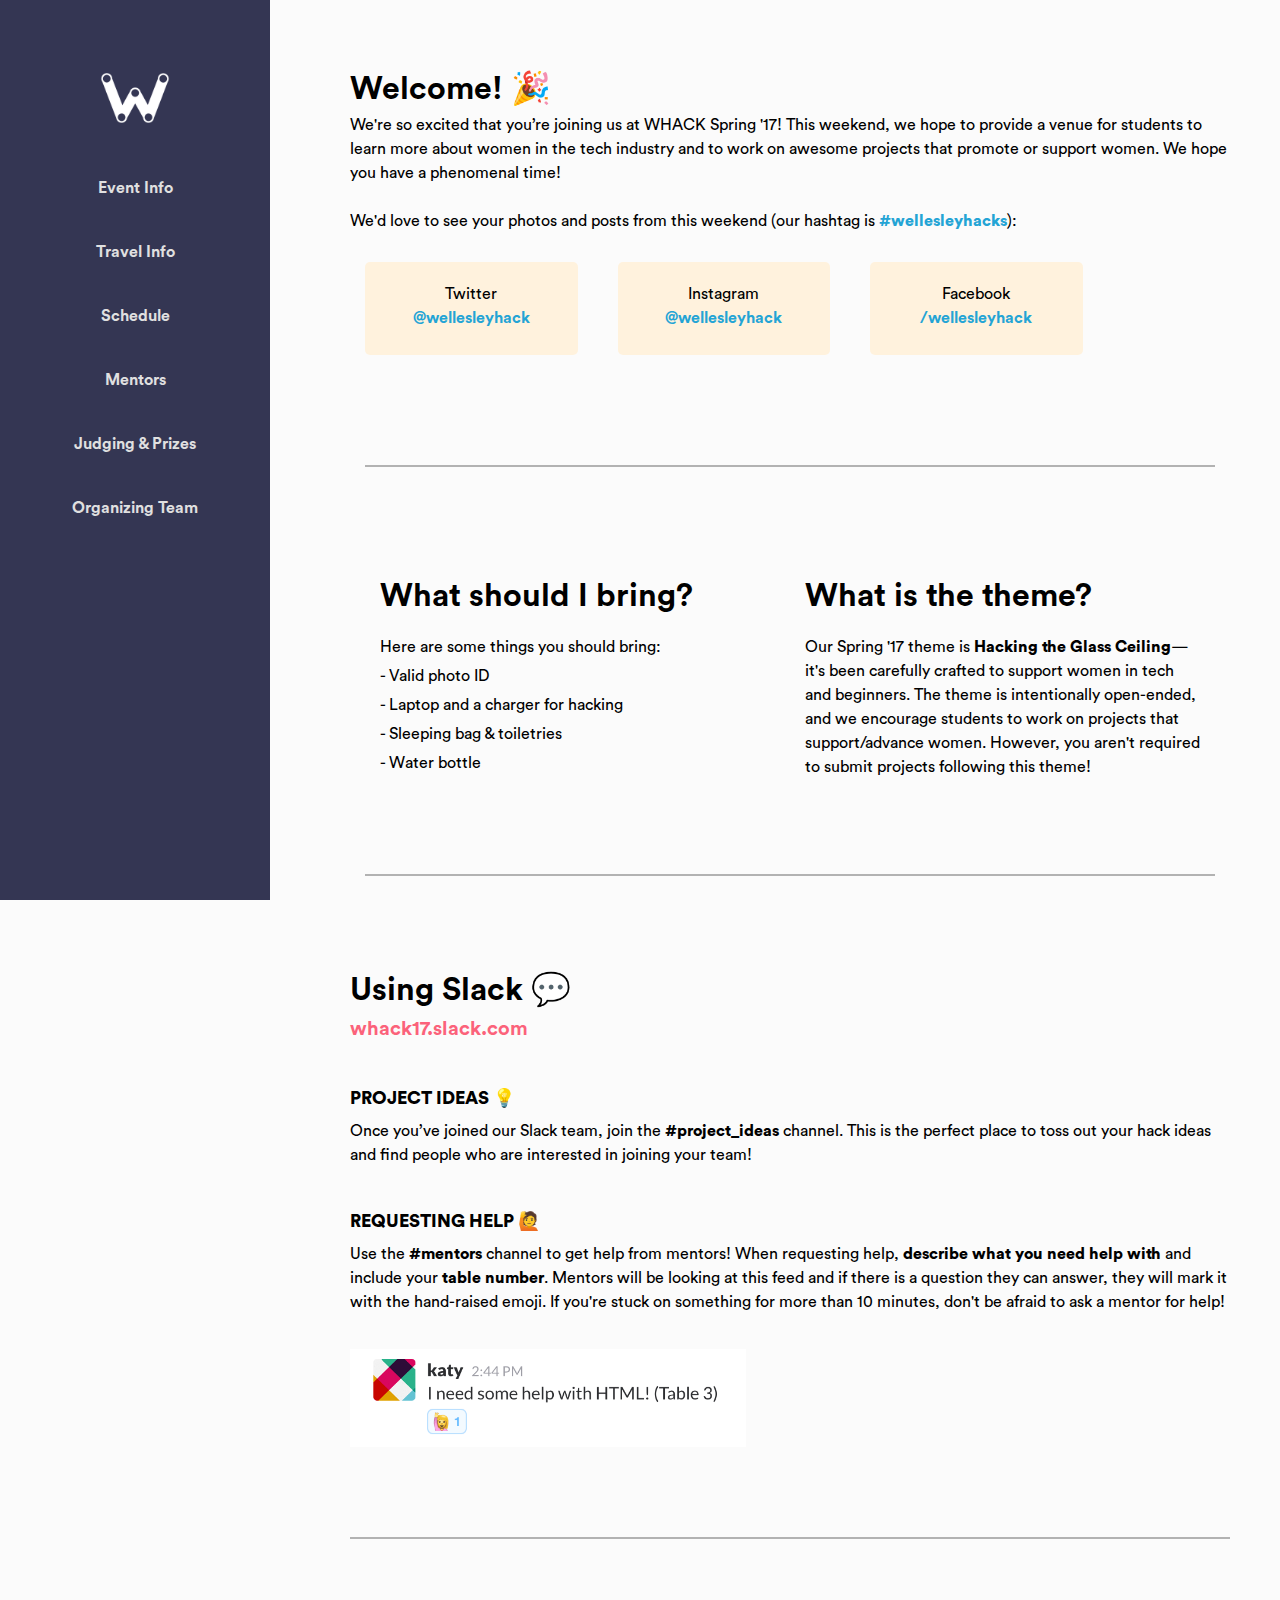
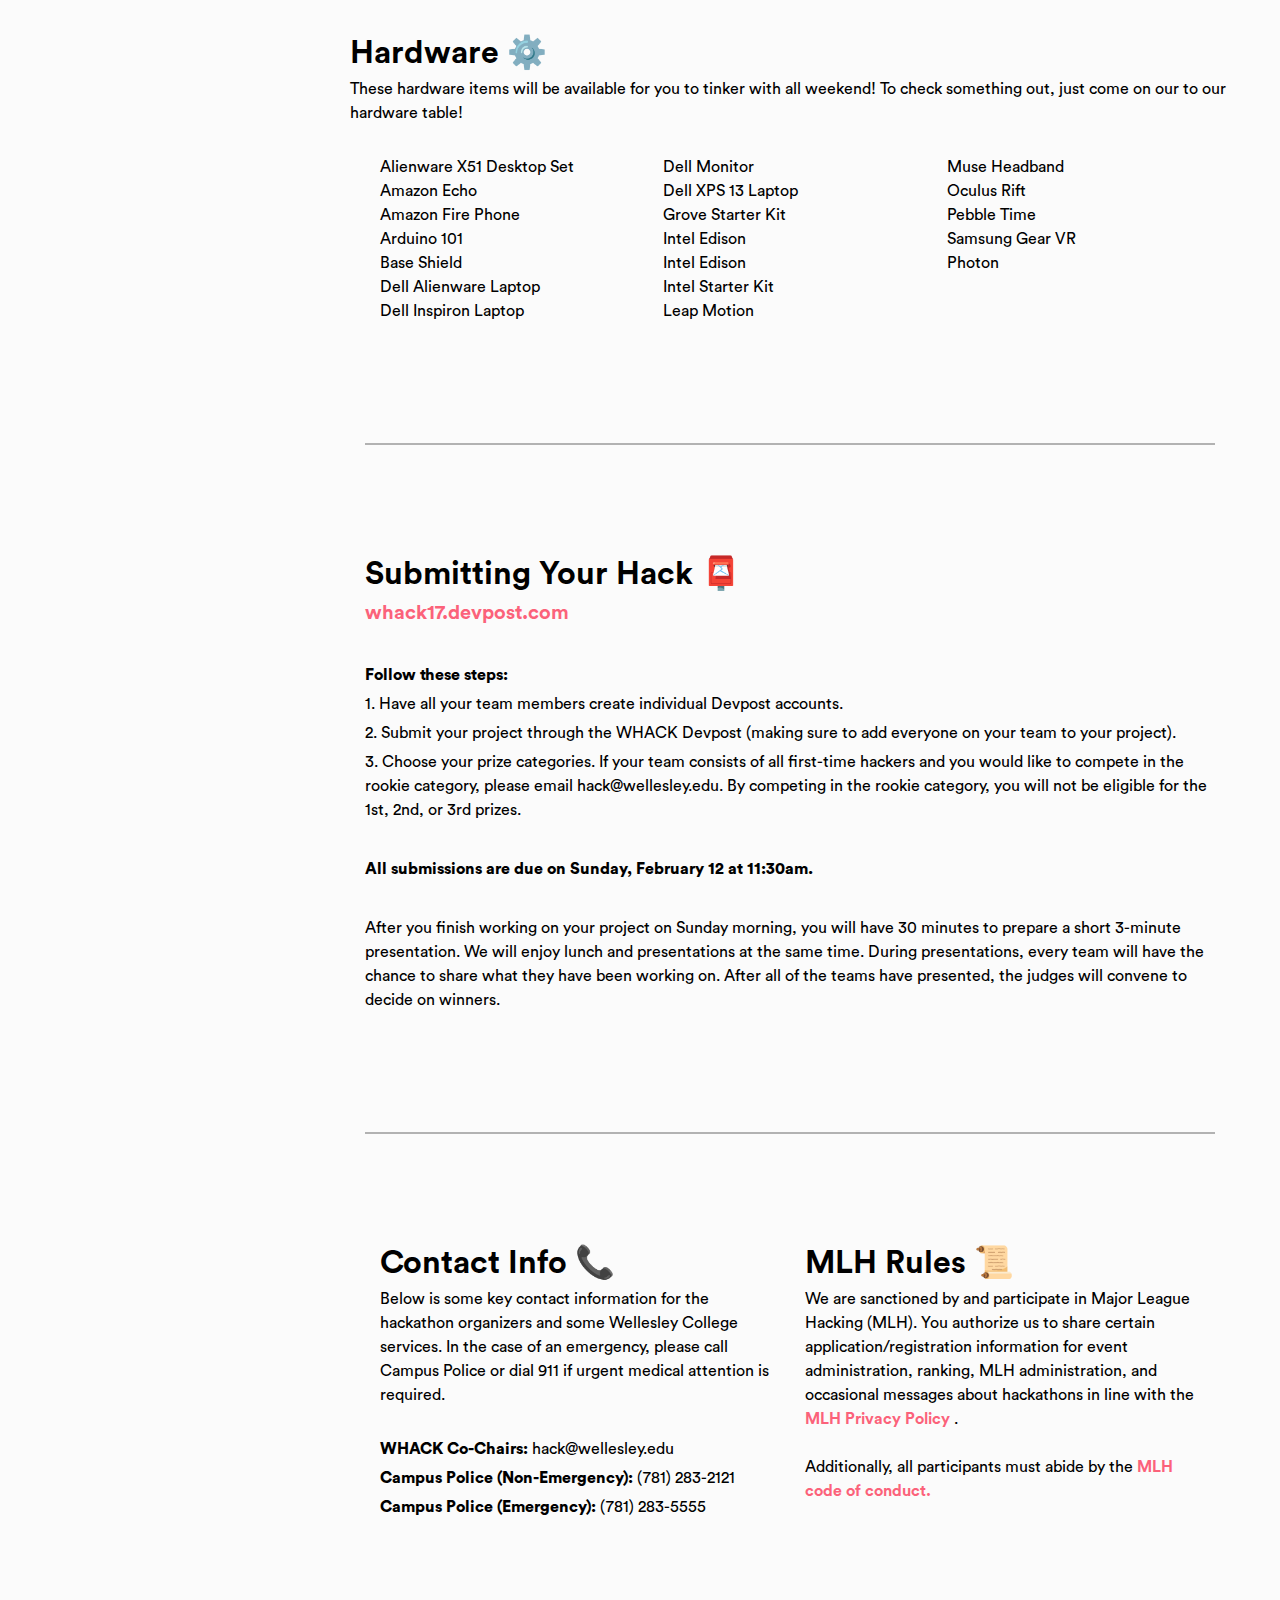
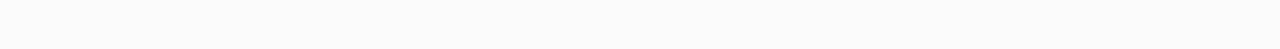
<file: dayof.html>
<!DOCTYPE html>
<html>
	<head>
		<!-- INFO -->
		<title> Day of WHACK </title>
		<link rel="icon" type="image/png" href="img/fav.png">
		<meta name="viewport" content="initial-scale=1.0,minimum-scale=1.0,maximum-scale=1.0" />
		<meta http-equiv="content-type" content="text/html; charset=utf-8" />

		<!-- STYLESHEETS -->
		<link rel="stylesheet" type="text/css" href="css/normalize.css">
		<link rel="stylesheet" type="text/css" href="css/reset.css">
    <link rel="stylesheet" type="text/css" href="css/bootstrap.min.css">
		<link rel="stylesheet" type"text/css" href="https://maxcdn.bootstrapcdn.com/font-awesome/4.7.0/css/font-awesome.min.css">
		<link rel="stylesheet" type="text/css" href="css/style.css">
		<link rel="stylesheet" type="text/css" href="css/page-home.css">
		<link rel="stylesheet" type="text/css" href="css/page-dayof.css">
	</head>

	<body>
		<div class="nav-side-menu">
			<div class="brand">
				<img src="img/logo.png" alt="whack logo" id="logo"></img>
			</div>
			<i class="fa fa-bars fa-2x toggle-btn" data-toggle="collapse" data-target="#menu-content"></i>
			<div class="menu-list">
					<ul id="menu-content" class="menu-content collapse out">
						<li><a href="dayof.html"> Event Info </a></li>
						<li><a href="travel.html"> Travel Info </a></li>
						<li><a href="schedule.html"> Schedule </a></li>
						<li><a href="mentors.html"> Mentors </a></li>
						<li><a href="judging.html"> Judging & Prizes </a></li>
						<li><a href="organizingteam.html"> Organizing Team </a></li>
					</ul>
			</div>
			</div>
			<div class="container" id="main">
				<div>
					<div class="text-group">
						<h3> Welcome! 🎉 </h3>
						<p> We're so excited that you’re joining us at WHACK Spring '17! This weekend, we hope to provide a venue for students to learn more about women in the tech industry and to work on awesome projects that promote or support women. We hope you have a phenomenal time! <br><br>
						We'd love to see your photos and posts from this weekend (our hashtag is <strong><span style="color: #24A4D5">#wellesleyhacks</span></strong>): <br><br></p>
						<div class="col-sm-12">
							<div class="col-sm-3 social">
								<p> Twitter <br><strong><a href="https://twitter.com/wellesleyhack" style="color: #24A4D5"> @wellesleyhack </a></strong></p>
							</div>
							<div class="col-sm-3 social">
								<p> Instagram <br><strong><a href="https://www.instagram.com/wellesleyhack" style="color: #24A4D5"> @wellesleyhack </a></strong><br></p>
							</div>
							<div class="col-sm-3 social">
								<p> Facebook <br><strong><a href="https://www.facebook.com/wellesleyhack" style="color: #24A4D5"> /wellesleyhack </a></strong></p>
							</div>
						</div>
					</div>
				</div>
				<div class="col-sm-12"><hr></div>
				<div class="col-sm-12">
					<div class="col-sm-12 col-md-6">
						<h3> What should I bring? </h3>
						<p> Here are some things you should bring: </p>
						<p> - Valid photo ID </p>
						<p> - Laptop and a charger for hacking </p>
						<p> - Sleeping bag & toiletries </p>
						<p> - Water bottle </p>
					</div>
					<div class="col-sm-12 col-md-6">
						<h3> What is the theme? </h3>
						<p> Our Spring '17 theme is <strong>Hacking the Glass Ceiling</strong>—it's been carefully crafted to support women in tech and beginners. The theme is intentionally open-ended, and we encourage students to work on projects that support/advance women. However, you aren't required to submit projects following this theme! </p>
					</div>
				</div>
				<div class="col-sm-12"><hr></div>
				<div>
					<div class="text-group">
						<h3 style="margin-bottom:0; padding-bottom:0"> Using Slack 💬 </h3>
						<p style="font-size: 1em"><a href="https://whack17.slack.com/shared_invite/MTM2NTk0NjkzMjgwLTE0ODYzNDg0ODctYTcwYzc2ODc1Ng"> whack17.slack.com </a></p><br>
						<h5> Project Ideas 💡 </h5>
						<p> Once you’ve joined our Slack team, join the <strong> #project_ideas </strong> channel. This is the perfect place to toss out your hack ideas and find people who are interested in joining your team! </p><br>
						<h5> Requesting Help 🙋 </h5>
						<p> Use the <strong> #mentors </strong> channel to get help from mentors! When requesting help, <strong>describe what you need help with</strong> and include your <strong>table number</strong>. Mentors will be looking at this feed and if there is a question they can answer, they will mark it with the hand-raised emoji. If you're stuck on something for more than 10 minutes, don't be afraid to ask a mentor for help! </p><br>
						<img src="img/dayof/slackticket.png" alt="help ticket" style="width: 45%"></img>
					</div>
				</div>
				<hr>
				<!-- hardware -->
				<div>
					<div class="text-group">
						<h3 style="margin-bottom:0; padding-bottom:0"> Hardware ⚙️ </h3>
						<p> These hardware items will be available for you to tinker with all weekend! To check something out, just come on our to our hardware table! </p>
					</div>
					<div class="col-sm-12">
						<div class="col-sm-4">
							<div class="text-group">
								<ul>
									<li> Alienware X51 Desktop Set </li>
									<li> Amazon Echo </li>
									<li> Amazon Fire Phone </li>
									<li> Arduino 101 </li>
									<li> Base Shield </li>
									<li> Dell Alienware Laptop </li>
									<li> Dell Inspiron Laptop </li>
								</ul>
							</div>
						</div>
						<div class="col-sm-4">
							<div class="text-group">
								<ul>
									<li> Dell Monitor </li>
									<li> Dell XPS 13 Laptop </li>
									<li> Grove Starter Kit </li>
									<li> Intel Edison </li>
									<li> Intel Edison </li>
									<li> Intel Starter Kit </li>
									<li> Leap Motion </li>
								</ul>
							</div>
						</div>
						<div class="col-sm-4">
							<div class="text-group">
								<ul>
									<li> Muse Headband</li>
									<li> Oculus Rift </li>
									<li> Pebble Time </li>
									<li> Samsung Gear VR </li>
									<li> Photon </li>
								</ul>
							</div>
						</div>
					</div>
					<div class="col-sm-12"><hr></div>
				</div>
				<!-- submitting hacks -->
				<div class="col-sm-12">
	        <div class="text-group">
	          <h3 style="margin-bottom:0; padding-bottom:0"> Submitting Your Hack 📮 </h3>
	          <p style="font-size: 1em"><a href="https://whack17.devpost.com"> whack17.devpost.com </a></p><br>
						<p><strong> Follow these steps: </strong></p>
						<p> 1. Have all your team members create individual Devpost accounts. </p>
						<p> 2. Submit your project through the WHACK Devpost (making sure to add everyone on your team to your project).</p>
						<p> 3. Choose your prize categories. If your team consists of all first-time hackers and you would like to compete in the rookie category, please email hack@wellesley.edu. By competing in the rookie category, you will not be eligible for the 1st, 2nd, or 3rd prizes.</p><br>
						<p><strong> All submissions are due on Sunday, February 12 at 11:30am. </strong></p><br>
						<p> After you finish working on your project on Sunday morning, you will have 30 minutes to prepare a short 3-minute presentation. We will enjoy lunch and presentations at the same time. During presentations, every team will have the chance to share what they have been working on. After all of the teams have presented, the judges will convene to decide on winners. </p>
	        </div>
				</div>
				<div class="col-sm-12"><hr></div>
				<!-- hardware, contact info, mlh rules -->
				<div class="col-sm-12">
					<div class="col-sm-12 col-md-6">
		        <div class="text-group">
		          <h3 style="margin-bottom:0; padding-bottom:0"> Contact Info 📞 </h3>
		          <p> Below is some key contact information for the hackathon organizers and some Wellesley College services. In the case of an emergency, please call Campus Police or dial 911 if urgent medical attention is required. </p>
		        </div>
		        <div class="text-group">
		          <p><strong> WHACK Co-Chairs: </strong> hack@wellesley.edu </p>
							<p><strong> Campus Police (Non-Emergency): </strong> (781) 283-2121 </p>
							<p><strong> Campus Police (Emergency): </strong> (781) 283-5555 </p>
		        </div>
					</div>
					<div class="col-sm-12 col-md-6">
		        <div class="text-group">
		          <h3 style="margin-bottom:0; padding-bottom:0"> MLH Rules 📜 </h3>
		          <p> We are sanctioned by and participate in Major League Hacking (MLH). You authorize us to share certain application/registration information for event administration, ranking, MLH administration, and occasional messages about hackathons in line with the <a href="https://mlh.io/privacy"> MLH Privacy Policy </a>. <br><br> Additionally, all participants must abide by the <a href="http://static.mlh.io/docs/mlh-code-of-conduct.pdf"> MLH code of conduct. </a></p>
		        </div>
					</div>
				</div>
		</div>

		<!-- SCRIPTS -->
		<script src="js/jquery.js"> </script>
		<script src="http://maxcdn.bootstrapcdn.com/bootstrap/3.2.0/js/bootstrap.min.js"></script>

 	</body>
</html>
</file>
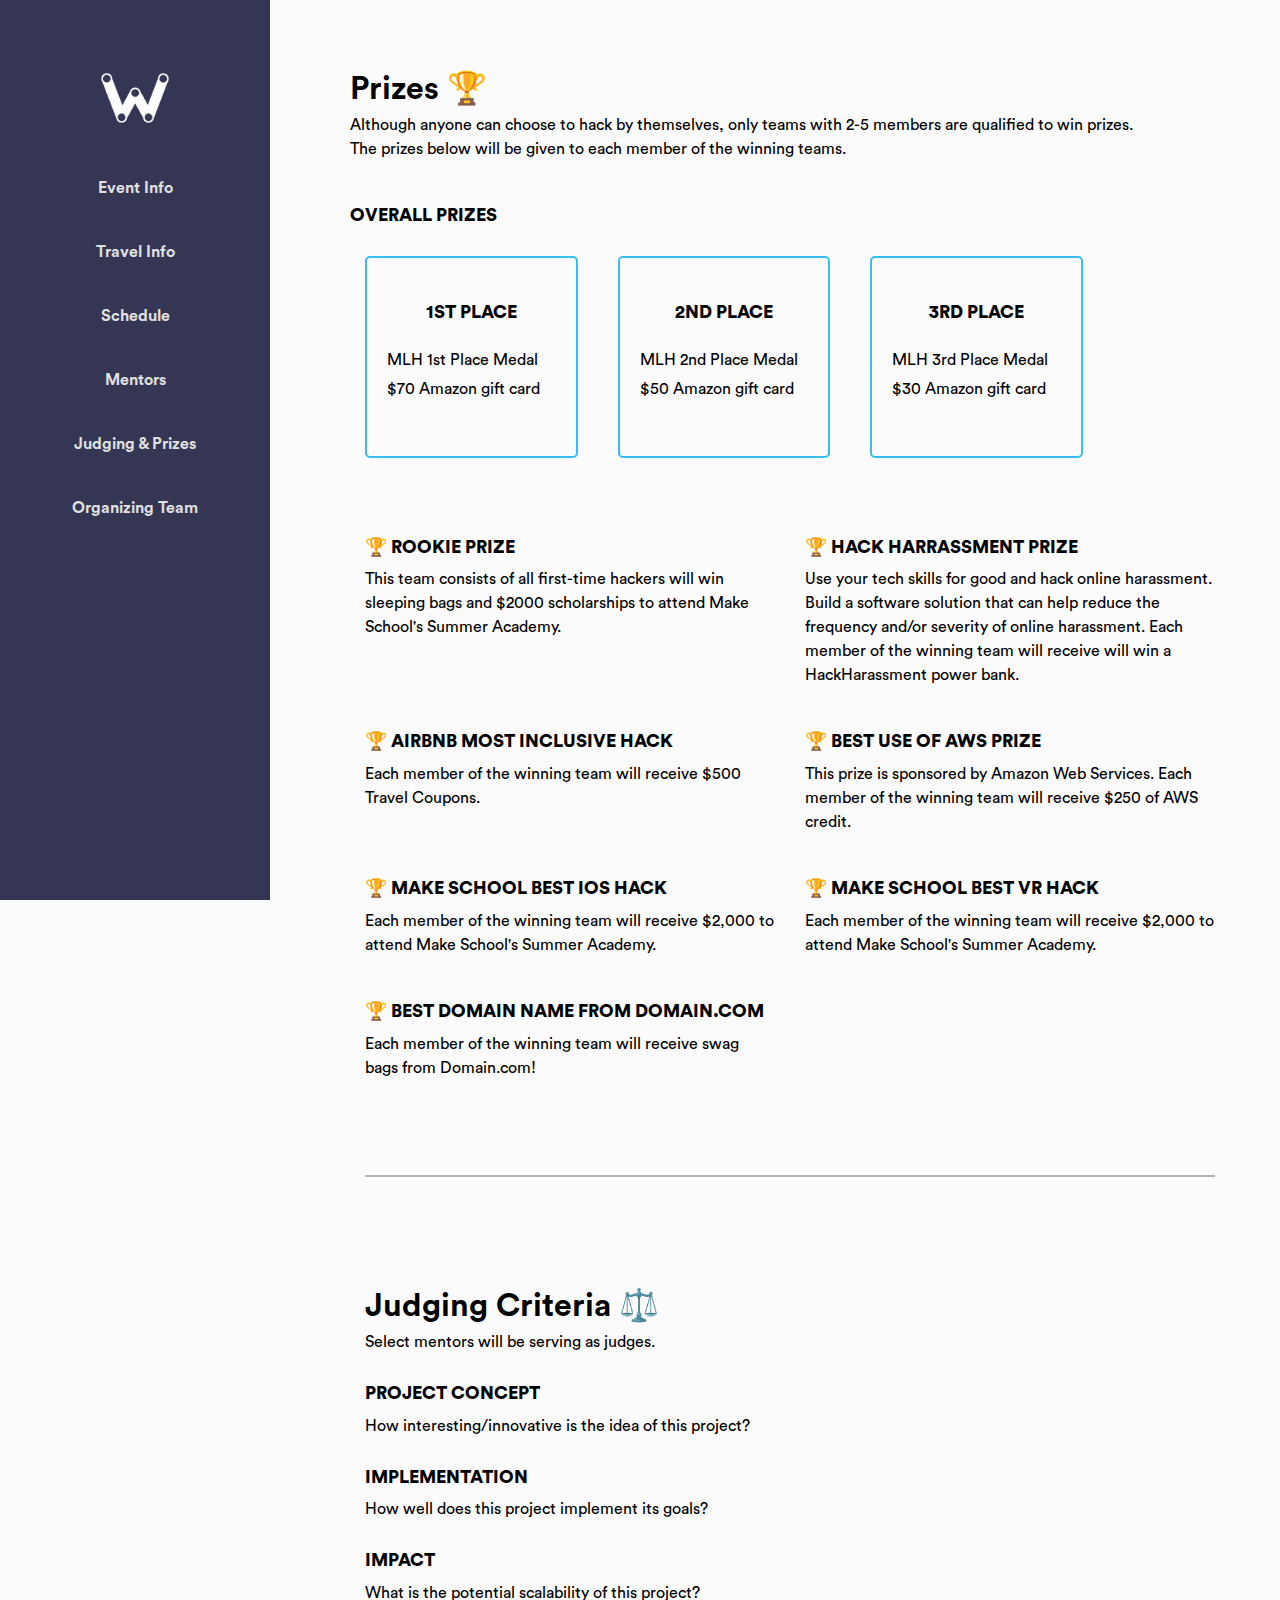
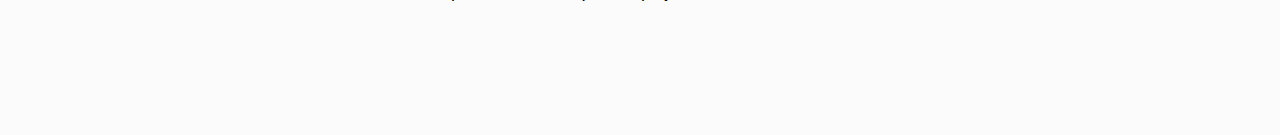
<file: judging.html>
<!DOCTYPE html>
<html>
	<head>
		<!-- INFO -->
		<title> Day of WHACK </title>
		<link rel="icon" type="image/png" href="img/fav.png">
		<meta name="viewport" content="initial-scale=1.0,minimum-scale=1.0,maximum-scale=1.0" />
		<meta http-equiv="content-type" content="text/html; charset=utf-8" />

		<!-- STYLESHEETS -->
		<link rel="stylesheet" type="text/css" href="css/normalize.css">
		<link rel="stylesheet" type="text/css" href="css/reset.css">
    <link rel="stylesheet" type="text/css" href="css/bootstrap.min.css">
		<link rel="stylesheet" type"text/css" href="https://maxcdn.bootstrapcdn.com/font-awesome/4.7.0/css/font-awesome.min.css">
		<link rel="stylesheet" type="text/css" href="css/style.css">
		<link rel="stylesheet" type="text/css" href="css/page-home.css">
		<link rel="stylesheet" type="text/css" href="css/page-dayof.css">
	</head>

	<body>
		<div class="nav-side-menu">
			<div class="brand">
				<img src="img/logo.png" alt="whack logo" id="logo"></img>
			</div>
			<i class="fa fa-bars fa-2x toggle-btn" data-toggle="collapse" data-target="#menu-content"></i>
			<div class="menu-list">
					<ul id="menu-content" class="menu-content collapse out">
						<li><a href="dayof.html"> Event Info </a></li>
						<li><a href="travel.html"> Travel Info </a></li>
						<li><a href="schedule.html"> Schedule </a></li>
						<li><a href="mentors.html"> Mentors </a></li>
						<li><a href="judging.html"> Judging & Prizes </a></li>
						<li><a href="organizingteam.html"> Organizing Team </a></li>
					</ul>
			</div>
			</div>
			<div class="container" id="main">
        <div class="text-group">
          <h3 style="margin-bottom:0; padding-bottom:0"> Prizes 🏆 </h3>
          <p> Although anyone can choose to hack by themselves, only teams with 2-5 members are qualified to win prizes. <br> The prizes below will be given to each member of the winning teams. </p>
					<br><h5> Overall Prizes </h5>
				</div>
				<div class="col-sm-12">
					<div class="col-sm-12 col-md-3 prize-category">
	          <h5> 1st Place </h5>
	          <p> MLH 1st Place Medal </p>
	          <p> $70 Amazon gift card </p>
					</div>
					<div class="col-sm-12 col-md-3 prize-category">
	          <h5> 2nd Place </h5>
	          <p> MLH 2nd Place Medal </p>
	          <p> $50 Amazon gift card </p>
					</div>
					<div class="col-sm-12 col-md-3 prize-category">
	          <h5> 3rd Place </h5>
	          <p> MLH 3rd Place Medal </p>
	          <p> $30 Amazon gift card </p>
	        </div>
				</div>
				<div class="col-sm-6">
					<br><h5> 🏆 Rookie Prize </h5>
					<p> This team consists of all first-time hackers will win sleeping bags and $2000 scholarships to attend Make School's Summer Academy. </p>
				</div>
				<div class="col-sm-6">
					<br><h5> 🏆 Hack Harrassment Prize </h5>
					<p> Use your tech skills for good and hack online harassment. Build a software solution that can help reduce the frequency and/or severity of online harassment. Each member of the winning team will receive will win a HackHarassment power bank. </p>
				</div>
				<div class="col-sm-6">
					<br><h5> 🏆 Airbnb Most Inclusive Hack </h5>
					<p> Each member of the winning team will receive $500 Travel Coupons. </p>
				</div>
				<div class="col-sm-6">
					<br><h5> 🏆 Best Use of AWS Prize </h5>
					<p> This prize is sponsored by Amazon Web Services. Each member of the winning team will receive $250 of AWS credit. </p>
				</div>
				<div class="col-sm-6">
					<br><h5> 🏆 Make School Best iOS Hack </h5>
					<p> Each member of the winning team will receive $2,000 to  attend Make School's Summer Academy. </p>
				</div>
				<div class="col-sm-6">
					<br><h5> 🏆 Make School Best VR Hack </h5>
					<p> Each member of the winning team will receive $2,000 to  attend Make School's Summer Academy. </p>
				</div>
				<div class="col-sm-6">
					<br><h5> 🏆 Best Domain Name from Domain.com </h5>
					<p> Each member of the winning team will receive swag bags from Domain.com! </p>
				</div>
				<div class="col-sm-12"><hr></div>
				<div class="col-sm-12">
	        <div class="text-group">
	          <h3 style="margin-bottom:0; padding-bottom:0"> Judging Criteria ⚖️ </h3>
	          <p> Select mentors will be serving as judges. </p>
	        </div>
	        <div class="text-group">
	          <h5> Project Concept </h5>
	          <p> How interesting/innovative is the idea of this project? </p>
	        </div>
	        <div class="text-group">
	          <h5> Implementation </h5>
	          <p> How well does this project implement its goals? </p>
	        </div>
	        <div class="text-group">
	          <h5> Impact </h5>
	          <p> What is the potential scalability of this project? </p>
	        </div>
				</div>
		</div>

		<!-- SCRIPTS -->
		<script src="js/jquery.js"> </script>
		<script src="http://maxcdn.bootstrapcdn.com/bootstrap/3.2.0/js/bootstrap.min.js"></script>

 	</body>
</html>
</file>
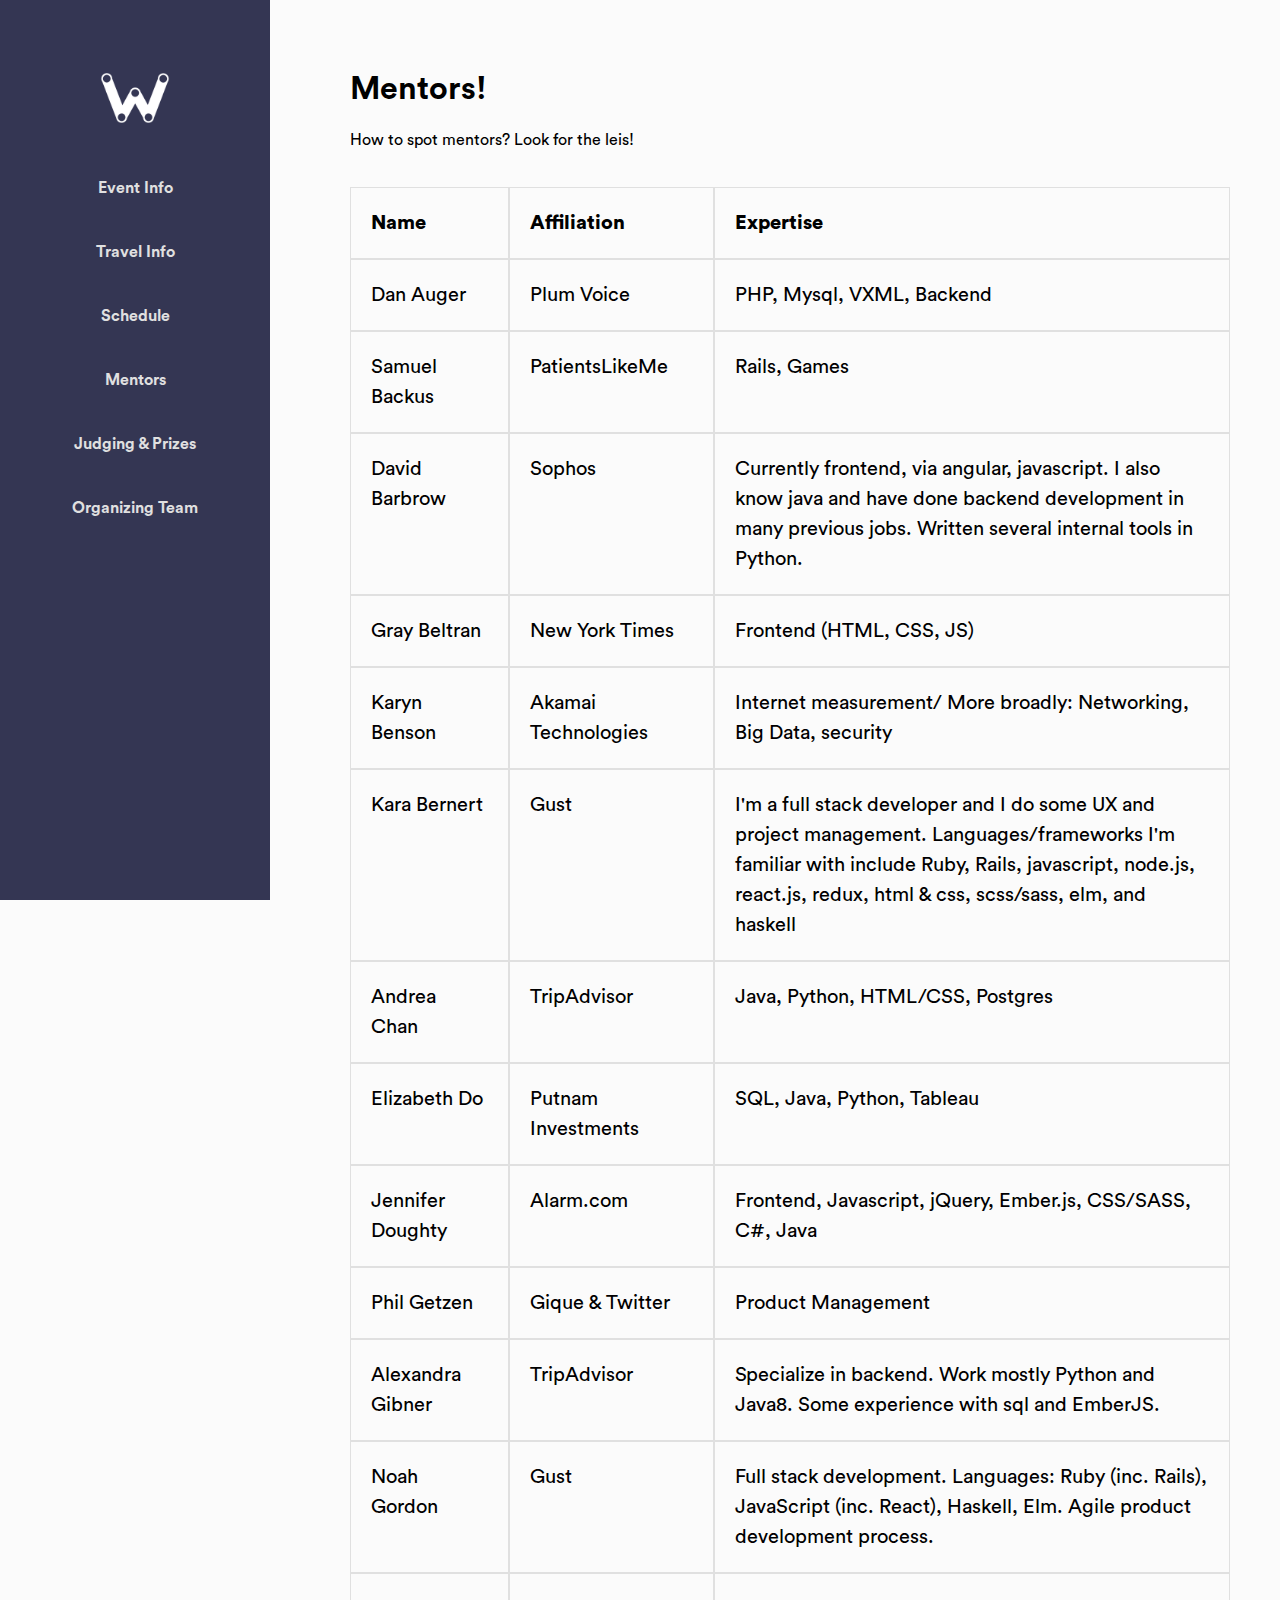
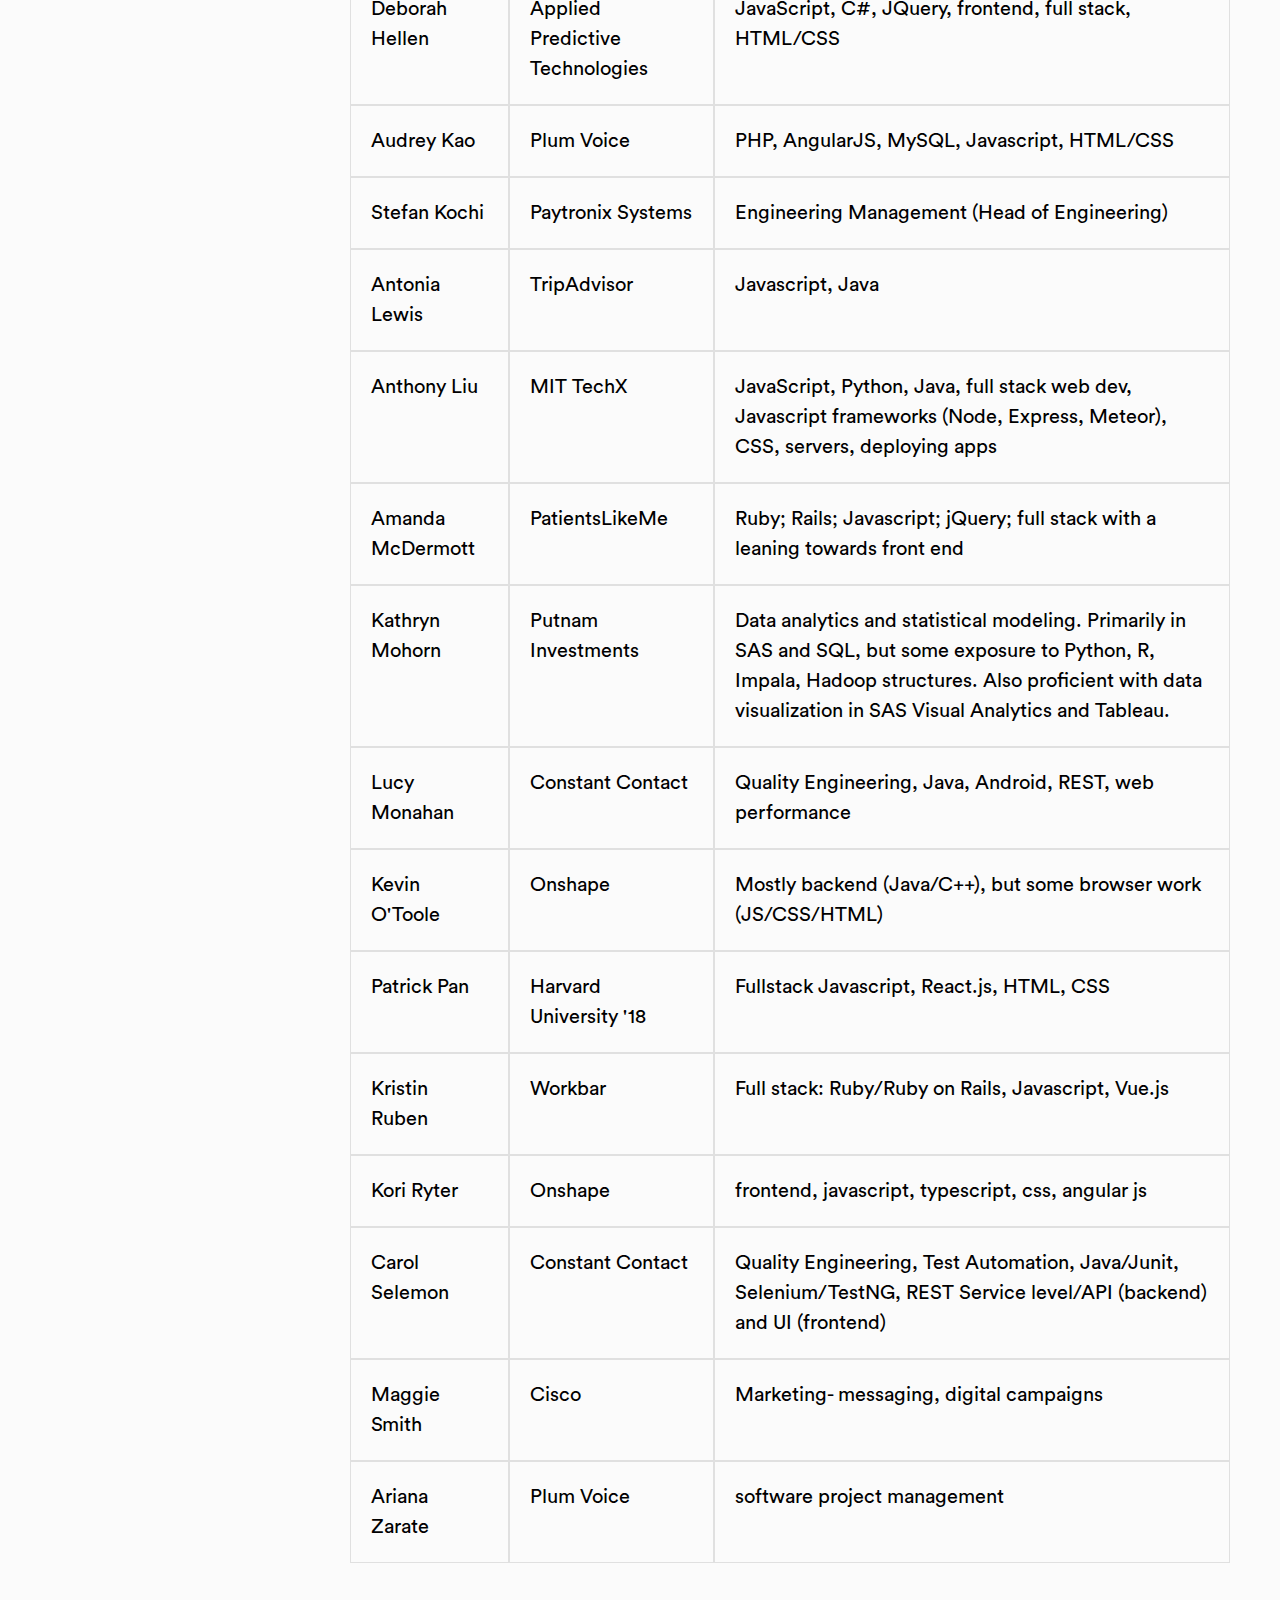
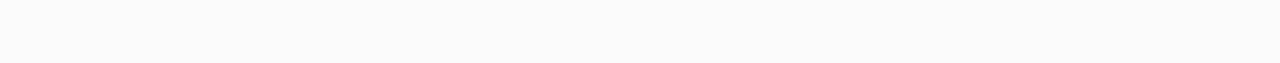
<file: mentors.html>
<!DOCTYPE html>
<html>
	<head>
		<!-- INFO -->
		<title> Day of WHACK </title>
		<link rel="icon" type="image/png" href="img/fav.png">
		<meta name="viewport" content="initial-scale=1.0,minimum-scale=1.0,maximum-scale=1.0" />
		<meta http-equiv="content-type" content="text/html; charset=utf-8" />

		<!-- STYLESHEETS -->
		<link rel="stylesheet" type="text/css" href="css/normalize.css">
		<link rel="stylesheet" type="text/css" href="css/reset.css">
    <link rel="stylesheet" type="text/css" href="css/bootstrap.min.css">
		<link rel="stylesheet" type"text/css" href="https://maxcdn.bootstrapcdn.com/font-awesome/4.7.0/css/font-awesome.min.css">
		<link rel="stylesheet" type="text/css" href="css/style.css">
		<link rel="stylesheet" type="text/css" href="css/page-home.css">
		<link rel="stylesheet" type="text/css" href="css/page-dayof.css">
	</head>

	<body>
		<div class="nav-side-menu">
			<div class="brand">
				<img src="img/logo.png" alt="whack logo" id="logo"></img>
			</div>
			<i class="fa fa-bars fa-2x toggle-btn" data-toggle="collapse" data-target="#menu-content"></i>
			<div class="menu-list">
					<ul id="menu-content" class="menu-content collapse out">
							<li><a href="dayof.html"> Event Info </a></li>
							<li><a href="travel.html"> Travel Info </a></li>
							<li><a href="schedule.html"> Schedule </a></li>
							<li><a href="mentors.html"> Mentors </a></li>
							<li><a href="judging.html"> Judging & Prizes </a></li>
							<li><a href="organizingteam.html"> Organizing Team </a></li>
					</ul>
			</div>
			</div>
			<div class="container" id="main">
				<div class="schedule__container">
					<h3> Mentors! </h3>
					<p> How to spot mentors? Look for the leis! </p><br>
          <div class="divTableBody">
              <div class="divTableRow">
                <div class="divTableCell"> <strong> Name</strong></div>
                <div class="divTableCell"> <strong> Affiliation</strong></div>
                <div class="divTableCell"> <strong> Expertise</strong></div>
              </div>
              <div class="divTableRow">
                <div class="divTableCell"> Dan Auger </div>
                <div class="divTableCell"> Plum Voice </div>
                <div class="divTableCell"> PHP, Mysql, VXML, Backend</div>
              </div>
              <div class="divTableRow">
                <div class="divTableCell"> Samuel Backus </div>
                <div class="divTableCell"> PatientsLikeMe </div>
                <div class="divTableCell"> Rails, Games </div>
              </div>
							<div class="divTableRow">
                <div class="divTableCell"> David Barbrow </div>
                <div class="divTableCell"> Sophos </div>
                <div class="divTableCell"> Currently frontend, via angular, javascript. I also know java and have done backend development in many previous jobs. Written several internal tools in Python. </div>
              </div>
              <div class="divTableRow">
                <div class="divTableCell"> Gray Beltran </div>
                <div class="divTableCell"> New York Times </div>
                <div class="divTableCell"> Frontend (HTML, CSS, JS) </div>
              </div>
              <div class="divTableRow">
                <div class="divTableCell"> Karyn Benson </div>
                <div class="divTableCell"> Akamai Technologies </div>
                <div class="divTableCell"> Internet measurement/ More broadly: Networking, Big Data, security </div>
              </div>
							<div class="divTableRow">
                <div class="divTableCell"> Kara Bernert </div>
                <div class="divTableCell"> Gust </div>
                <div class="divTableCell"> I'm a full stack developer and I do some UX and project management. Languages/frameworks I'm familiar with include Ruby, Rails, javascript, node.js, react.js, redux, html & css, scss/sass, elm, and haskell </div>
              </div>
              <div class="divTableRow">
                <div class="divTableCell"> Andrea Chan </div>
                <div class="divTableCell"> TripAdvisor </div>
                <div class="divTableCell"> Java, Python, HTML/CSS, Postgres </div>
              </div>
							<div class="divTableRow">
                <div class="divTableCell"> Elizabeth Do </div>
                <div class="divTableCell"> Putnam Investments </div>
                <div class="divTableCell"> SQL, Java, Python, Tableau </div>
              </div>
              <div class="divTableRow">
                <div class="divTableCell"> Jennifer Doughty </div>
                <div class="divTableCell"> Alarm.com </div>
                <div class="divTableCell"> Frontend, Javascript, jQuery, Ember.js, CSS/SASS, C#, Java</div>
              </div>
              <div class="divTableRow">
                <div class="divTableCell"> Phil Getzen </div>
                <div class="divTableCell"> Gique & Twitter </div>
                <div class="divTableCell"> Product Management </div>
              </div>
              <div class="divTableRow">
                <div class="divTableCell"> Alexandra Gibner </div>
                <div class="divTableCell"> TripAdvisor </div>
                <div class="divTableCell"> Specialize in backend. Work mostly Python and Java8. Some experience with sql and EmberJS. </div>
              </div>
              <div class="divTableRow">
                <div class="divTableCell"> Noah Gordon </div>
                <div class="divTableCell"> Gust </div>
                <div class="divTableCell"> Full stack development. Languages: Ruby (inc. Rails), JavaScript (inc. React), Haskell, Elm. Agile product development process.</div>
              </div>
							<div class="divTableRow">
                <div class="divTableCell"> Deborah Hellen </div>
                <div class="divTableCell"> Applied Predictive Technologies </div>
                <div class="divTableCell"> JavaScript, C#, JQuery, frontend, full stack, HTML/CSS </div>
              </div>
              <div class="divTableRow">
                <div class="divTableCell"> Audrey Kao </div>
                <div class="divTableCell"> Plum Voice </div>
                <div class="divTableCell"> PHP, AngularJS, MySQL, Javascript, HTML/CSS </div>
              </div>
              <div class="divTableRow">
                <div class="divTableCell"> Stefan Kochi </div>
                <div class="divTableCell"> Paytronix Systems </div>
                <div class="divTableCell"> Engineering Management (Head of Engineering) </div>
              </div>
              <div class="divTableRow">
                <div class="divTableCell"> Antonia Lewis </div>
                <div class="divTableCell"> TripAdvisor </div>
                <div class="divTableCell"> Javascript, Java </div>
              </div>
              <div class="divTableRow">
                <div class="divTableCell"> Anthony Liu </div>
                <div class="divTableCell"> MIT TechX </div>
                <div class="divTableCell"> JavaScript, Python, Java, full stack web dev, Javascript frameworks (Node, Express, Meteor), CSS, servers, deploying apps </div>
              </div>
              <div class="divTableRow">
                <div class="divTableCell"> Amanda McDermott </div>
                <div class="divTableCell"> PatientsLikeMe </div>
                <div class="divTableCell"> Ruby; Rails; Javascript; jQuery; full stack with a leaning towards front end </div>
              </div>
							<div class="divTableRow">
                <div class="divTableCell"> Kathryn Mohorn </div>
                <div class="divTableCell"> Putnam Investments </div>
                <div class="divTableCell"> Data analytics and statistical modeling. Primarily in SAS and SQL, but some exposure to Python, R, Impala, Hadoop structures. Also proficient with data visualization in SAS Visual Analytics and Tableau. </div>
              </div>
              <div class="divTableRow">
                <div class="divTableCell"> Lucy Monahan </div>
                <div class="divTableCell"> Constant Contact </div>
                <div class="divTableCell"> Quality Engineering, Java, Android, REST, web performance </div>
              </div>
              <div class="divTableRow">
                <div class="divTableCell"> Kevin O'Toole </div>
                <div class="divTableCell"> Onshape </div>
                <div class="divTableCell"> Mostly backend (Java/C++), but some browser work (JS/CSS/HTML) </div>
              </div>
							<div class="divTableRow">
                <div class="divTableCell"> Patrick Pan </div>
                <div class="divTableCell"> Harvard University '18 </div>
                <div class="divTableCell"> Fullstack Javascript, React.js, HTML, CSS </div>
              </div>
              <div class="divTableRow">
                <div class="divTableCell"> Kristin Ruben </div>
                <div class="divTableCell"> Workbar </div>
                <div class="divTableCell"> Full stack: Ruby/Ruby on Rails, Javascript, Vue.js </div>
              </div>
              <div class="divTableRow">
                <div class="divTableCell"> Kori Ryter </div>
                <div class="divTableCell"> Onshape </div>
                <div class="divTableCell"> frontend, javascript, typescript, css, angular js</div>
              </div>
              <div class="divTableRow">
                <div class="divTableCell"> Carol Selemon </div>
                <div class="divTableCell"> Constant Contact </div>
                <div class="divTableCell"> Quality Engineering, Test Automation, Java/Junit, Selenium/TestNG, REST Service level/API (backend) and UI (frontend)</div>
              </div>
              <div class="divTableRow">
                <div class="divTableCell"> Maggie Smith </div>
                <div class="divTableCell"> Cisco </div>
                <div class="divTableCell"> Marketing- messaging, digital campaigns </div>
              </div>
              <div class="divTableRow">
                <div class="divTableCell"> Ariana Zarate </div>
                <div class="divTableCell"> Plum Voice </div>
                <div class="divTableCell"> software project management </div>
              </div>
            </div>
				</div>
			</ul>
		</div>

		<!-- SCRIPTS -->
		<script src="js/jquery.js"> </script>
		<script src="http://maxcdn.bootstrapcdn.com/bootstrap/3.2.0/js/bootstrap.min.js"></script>

 	</body>
</html>
</file>
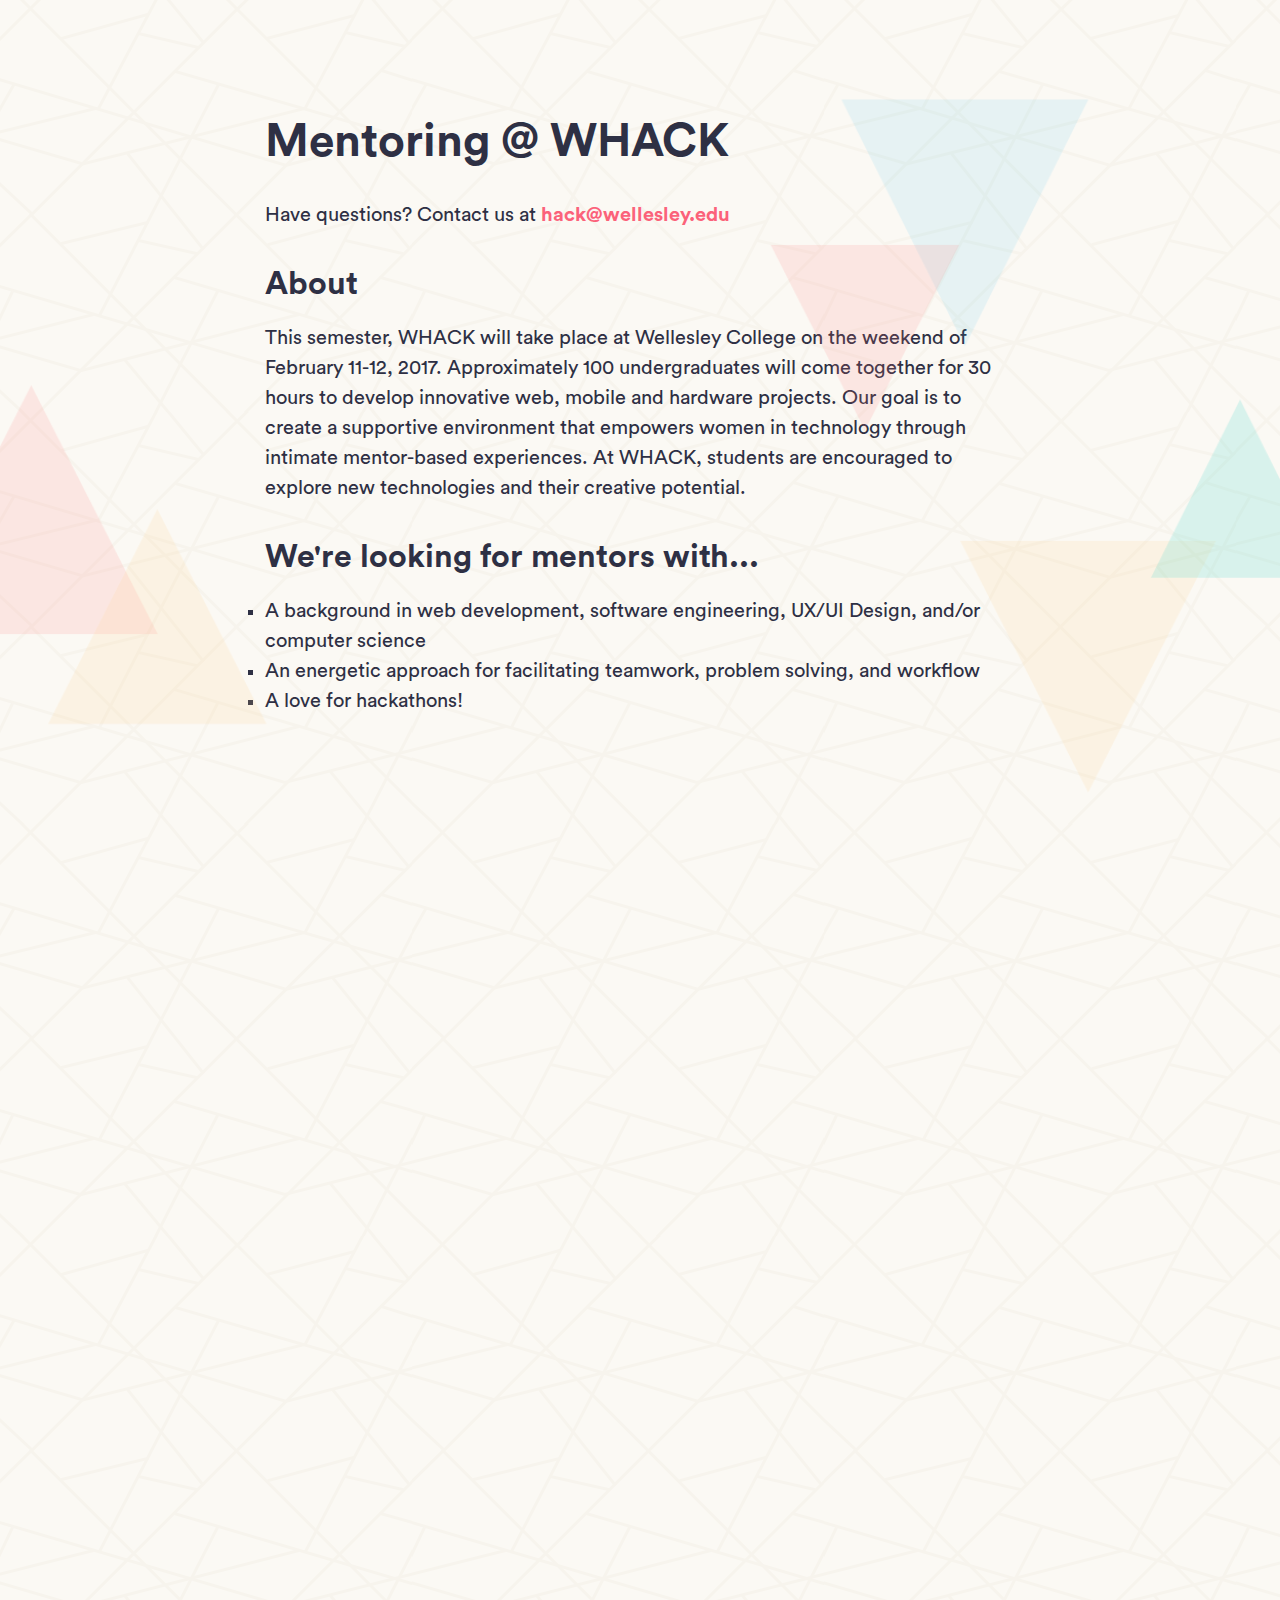
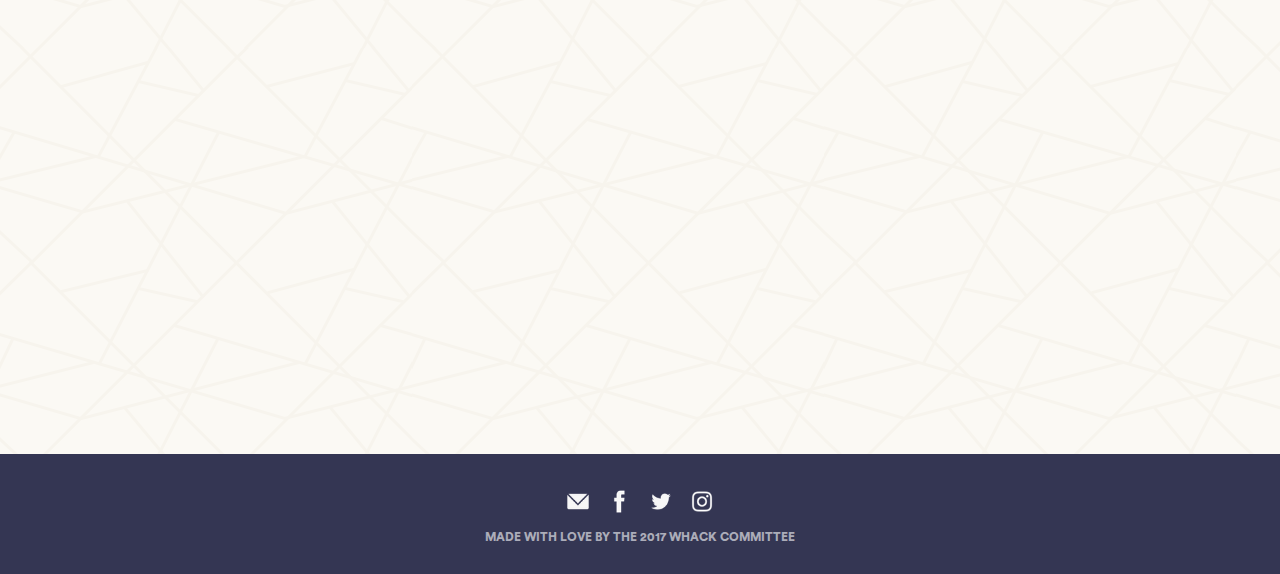
<file: mentorship.html>
<!DOCTYPE html>
<html>
	<head>
		<!-- INFO -->
		<title> Mentoring @ WHACK </title>
		<link rel="icon" type="image/png" href="img/fav.png">
		<meta name="viewport" content="initial-scale=1.0,minimum-scale=1.0,maximum-scale=1.0" />
		<meta http-equiv="content-type" content="text/html; charset=utf-8" />

		<!-- facebook -->
		<meta property="og:title" content="Mentor at WHACK Spring 2017" />
		<meta property="og:url" content="wellesleyhacks.org/mentorship" />
		<meta property="og:type" content="website" />
		<meta property="og:site_name" content="Mentor at WHACK Spring 2017" />
		<meta property="og:description" content="Want to help mentor and inspire the next generation of women in technology? We're looking for enthusiastic and knowledgeable mentors to join us from February 11-12 at Wellesley College!" />
		<meta property="og:image" content="https://dl.dropboxusercontent.com/s/4ch3mvze8nens45/mentor.png?dl=0" />

		<!-- twitter -->
		<meta name="twitter:card" content="summary_large_image" />
		<meta property="twitter:url" content="wellesleyhacks.org/mentorship" />
		<meta name="twitter:title" content="Mentor at WHACK Spring 2017" />
    <meta name="twitter:description" content="Want to help mentor and inspire the next generation of women in technology? We're looking for enthusiastic and knowledgeable mentors to join us from February 11-12 at Wellesley College!" />
    <meta name="twitter:creator" content="@wellesleyhack" />
    <meta name="twitter:site" content="@wellesleyhack" />
		<meta name="twitter:image" content="https://dl.dropboxusercontent.com/s/4ch3mvze8nens45/mentor.png?dl=0" />

		<!-- STYLESHEETS -->
		<link rel="stylesheet" type="text/css" href="css/normalize.css">
		<link rel="stylesheet" type="text/css" href="css/reset.css">
		<link rel="stylesheet" type="text/css" href="css/style.css">
		<link rel="stylesheet" type="text/css" href="css/page-sponsorship.css">
		<link rel="stylesheet" type="text/css" href="css/animation.css">

	</head>

	<body>
		<img class="shape1" alt="background shapes" src="img/shape1.png">
		<section class="sponsorship">
			<div class="content__text">
				<h3 class="title"> Mentoring @ WHACK </h3>
				<p class="description"> Have questions? Contact us at <a href="mailto:hack@wellesley.edu" style="text-decoration:none"> hack@wellesley.edu </a></p>
				<h3> About </h3>
				<p class="description"> This semester, WHACK will take place at Wellesley College on the weekend of February 11-12, 2017. Approximately 100 undergraduates will come together for 30 hours to develop innovative web, mobile and hardware projects. Our goal is to create a supportive environment that empowers women in technology through intimate mentor-based experiences. At WHACK, students are encouraged to explore new technologies and their creative potential. </p>
				<h3> We're looking for mentors with... </h3>
				<ul style="list-style-type:square">
					<li> A background in web development, software engineering, UX/UI Design, and/or computer science </li>
					<li> An energetic approach for facilitating teamwork, problem solving, and workflow </li>
					<li> A love for hackathons! </li>
				</ol>
				<br>
				<div class="hideme">
					<img class="hackathon-photo" class="hideme" src="img/hackathon-photos/mentors.jpg" alt="mentors" style="margin: 0 0; margin-top: 50px">
					<p class="description" style="font-size:75%; margin-bottom: 70px">  *photo courtesy of Major League Hacking </p>
				</div>
				<div class="hideme">
					<h3> Commitment </h3>
					<p class="description"> We strongly encourage mentors to join us during the opening ceremony and project presentations, though it is not required. We require mentors to select and stay for at least one of the time periods below:</p>
					<ul style="list-style-type:square">
						<li> Saturday, February 11, 10am-4pm </li>
						<li> Saturday, February 11, 3pm-8pm </li>
						<li> Saturday, February 11, 5pm-10pm </li>
						<li> Sunday, February 12, before 11:30am </li>
					</ul>
					<br>
				</div>
				<div class="hideme">
					<h3> Why mentor? </h3>
					<p class="description"> Mentoring is an amazing opportunity to network with current undergraduates working towards computer science and technical degrees. Mentors have the ability to inspire, teach, and lead students to success in a way that will create lasting professional bonds at WHACK. We hope you'll join us in this rewarding experience!
					<br><br>
					Please apply by Jan. 31, 2017. </p>
					<a class="hideme" href="mentor-application.html"><button> Apply Here </button></a>
				</div>
			</div>
		</section>

		<footer>
			<div class="icon__container">
				<img class="social__icon" alt="mail" src="img/social-icons/mail.png" border=0>
				<img class="social__icon" alt="facebook" src="img/social-icons/facebook.png" border=0>
				<img class="social__icon" alt="twitter" src="img/social-icons/twitter.png" border=0>
				<img class="social__icon" alt="instagram" src="img/social-icons/instagram.png" border=0>
			</div>
			<h5 class="footer__message"> Made with love by the 2017 whack committee</h5>
		</footer>

		<!-- SCRIPTS -->
		<script src="js/jquery.js"> </script>
		<script src="js/index.js"> </script>

 	</body>
</html>
</file>
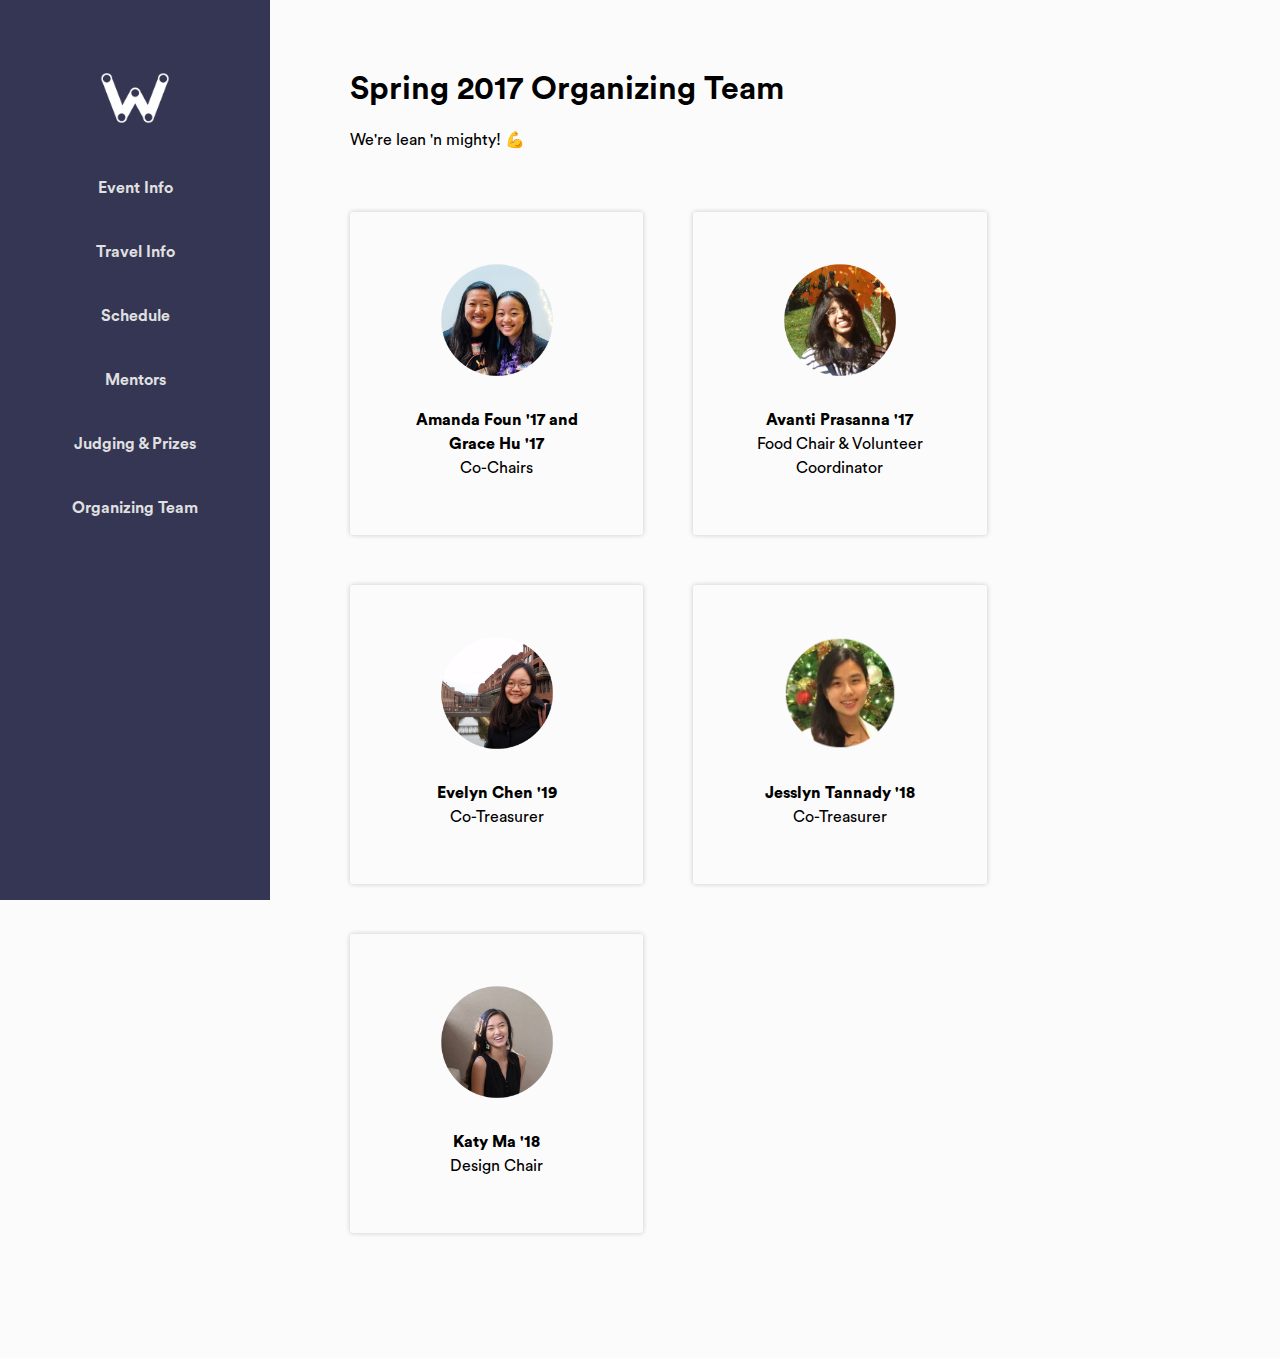
<file: organizingteam.html>
<!DOCTYPE html>
<html>
	<head>
		<!-- INFO -->
		<title> Day of WHACK </title>
		<link rel="icon" type="image/png" href="img/fav.png">
		<meta name="viewport" content="initial-scale=1.0,minimum-scale=1.0,maximum-scale=1.0" />
		<meta http-equiv="content-type" content="text/html; charset=utf-8" />

		<!-- STYLESHEETS -->
		<link rel="stylesheet" type="text/css" href="css/normalize.css">
		<link rel="stylesheet" type="text/css" href="css/reset.css">
    <link rel="stylesheet" type="text/css" href="css/bootstrap.min.css">
		<link rel="stylesheet" type"text/css" href="https://maxcdn.bootstrapcdn.com/font-awesome/4.7.0/css/font-awesome.min.css">
		<link rel="stylesheet" type="text/css" href="css/style.css">
		<link rel="stylesheet" type="text/css" href="css/page-home.css">
		<link rel="stylesheet" type="text/css" href="css/page-dayof.css">
	</head>

	<body>
		<div class="nav-side-menu">
			<div class="brand">
				<img src="img/logo.png" alt="whack logo" id="logo"></img>
			</div>
			<i class="fa fa-bars fa-2x toggle-btn" data-toggle="collapse" data-target="#menu-content"></i>
			<div class="menu-list">
					<ul id="menu-content" class="menu-content collapse out">
							<li><a href="dayof.html"> Event Info </a></li>
							<li><a href="travel.html"> Travel Info </a></li>
							<li><a href="schedule.html"> Schedule </a></li>
							<li><a href="mentors.html"> Mentors </a></li>
							<li><a href="judging.html"> Judging & Prizes </a></li>
							<li><a href="organizingteam.html"> Organizing Team </a></li>
					</ul>
			</div>
			</div>
			<div class="container" id="main">
				<div class="schedule__container">
					<h3> Spring 2017 Organizing Team </h3>
					<p> We're lean 'n mighty! 💪 </p><br>
					<div class="col-sm-4 team_member">
						<img src="img/dayof/team-gram.png" class="teammember_photo" alt="Amanda Foun and Grace Hu"></img>
						<p><strong>Amanda Foun '17 and Grace Hu '17</strong> <br> Co-Chairs</p>
						<p class="teammember_about"> For us, the Co-Chairs of WHACK, our vision is to create a hackathon that empowers women and beginners to build something amazing over the course of the weekend. We care that you come out of this weekend learning something—whether it's from a workshop, working with a mentor, or best of all, completing your project. We've got lots of fun activities and good food planned so we hope you have a blast!</p>
					</div>
					<div class="col-sm-4 team_member">
						<img src="img/dayof/team-avanti.png" class="teammember_photo" alt="Avanti Prasanna"></img>
						<p><strong>Avanti Prasanna '17</strong> <br> Food Chair & Volunteer Coordinator</p>
						<p class="teammember_about"> As Sustenance in Chief, it was my job to make sure that all food palettes and tastes made it to the buffet table. I wanted to make sure everyone had delicious food to eat so they could create awesome projects! </p>
					</div>
					<div class="col-sm-4 team_member">
						<img src="img/dayof/team-evelyn.png" class="teammember_photo" alt="Evelyn Chen"></img>
						<p><strong>Evelyn Chen '19</strong> <br> Co-Treasurer</p>
						<p class="teammember_about"> As co-treasurer, I worked with Jesslyn to communicate with companies about finances. I'm excited to see what you all create at WHACK! </p>
					</div>
					<div class="col-sm-4 team_member">
						<img src="img/dayof/team-jesslyn.png" class="teammember_photo" alt="Jesslyn Tannady"></img>
						<p><strong>Jesslyn Tannady '18</strong> <br> Co-Treasurer</p>
						<p class="teammember_about"> For us, the Co-Chairs of WHACK, our vision is to create a hackathon that empowers women and beginners to build something amazing over the course of the weekend. We care that you come out of this weekend learning something--whether it's from a workshop, working with a mentor, or best of all, completing your project. We've got lots of fun activities and good food planned so we hope you have a blast!</p>
					</div>
					<div class="col-sm-4 team_member">
						<img src="img/dayof/team-katy.png" class="teammember_photo" alt="Katy Ma"></img>
						<p><strong>Katy Ma '18</strong> <br> Design Chair</p>
						<p class="teammember_about"> As Head of Design, I had a blast designing WHACK's brand identity, building the website, and figuring out how to create the best digital user experience possible for everyone here this weekend. I can't wait to see all of your incredible projects!! </p>
					</div>
				</div>
			</ul>
		</div>

		<!-- SCRIPTS -->
		<script src="js/jquery.js"> </script>
		<script src="http://maxcdn.bootstrapcdn.com/bootstrap/3.2.0/js/bootstrap.min.js"></script>

 	</body>
</html>
</file>
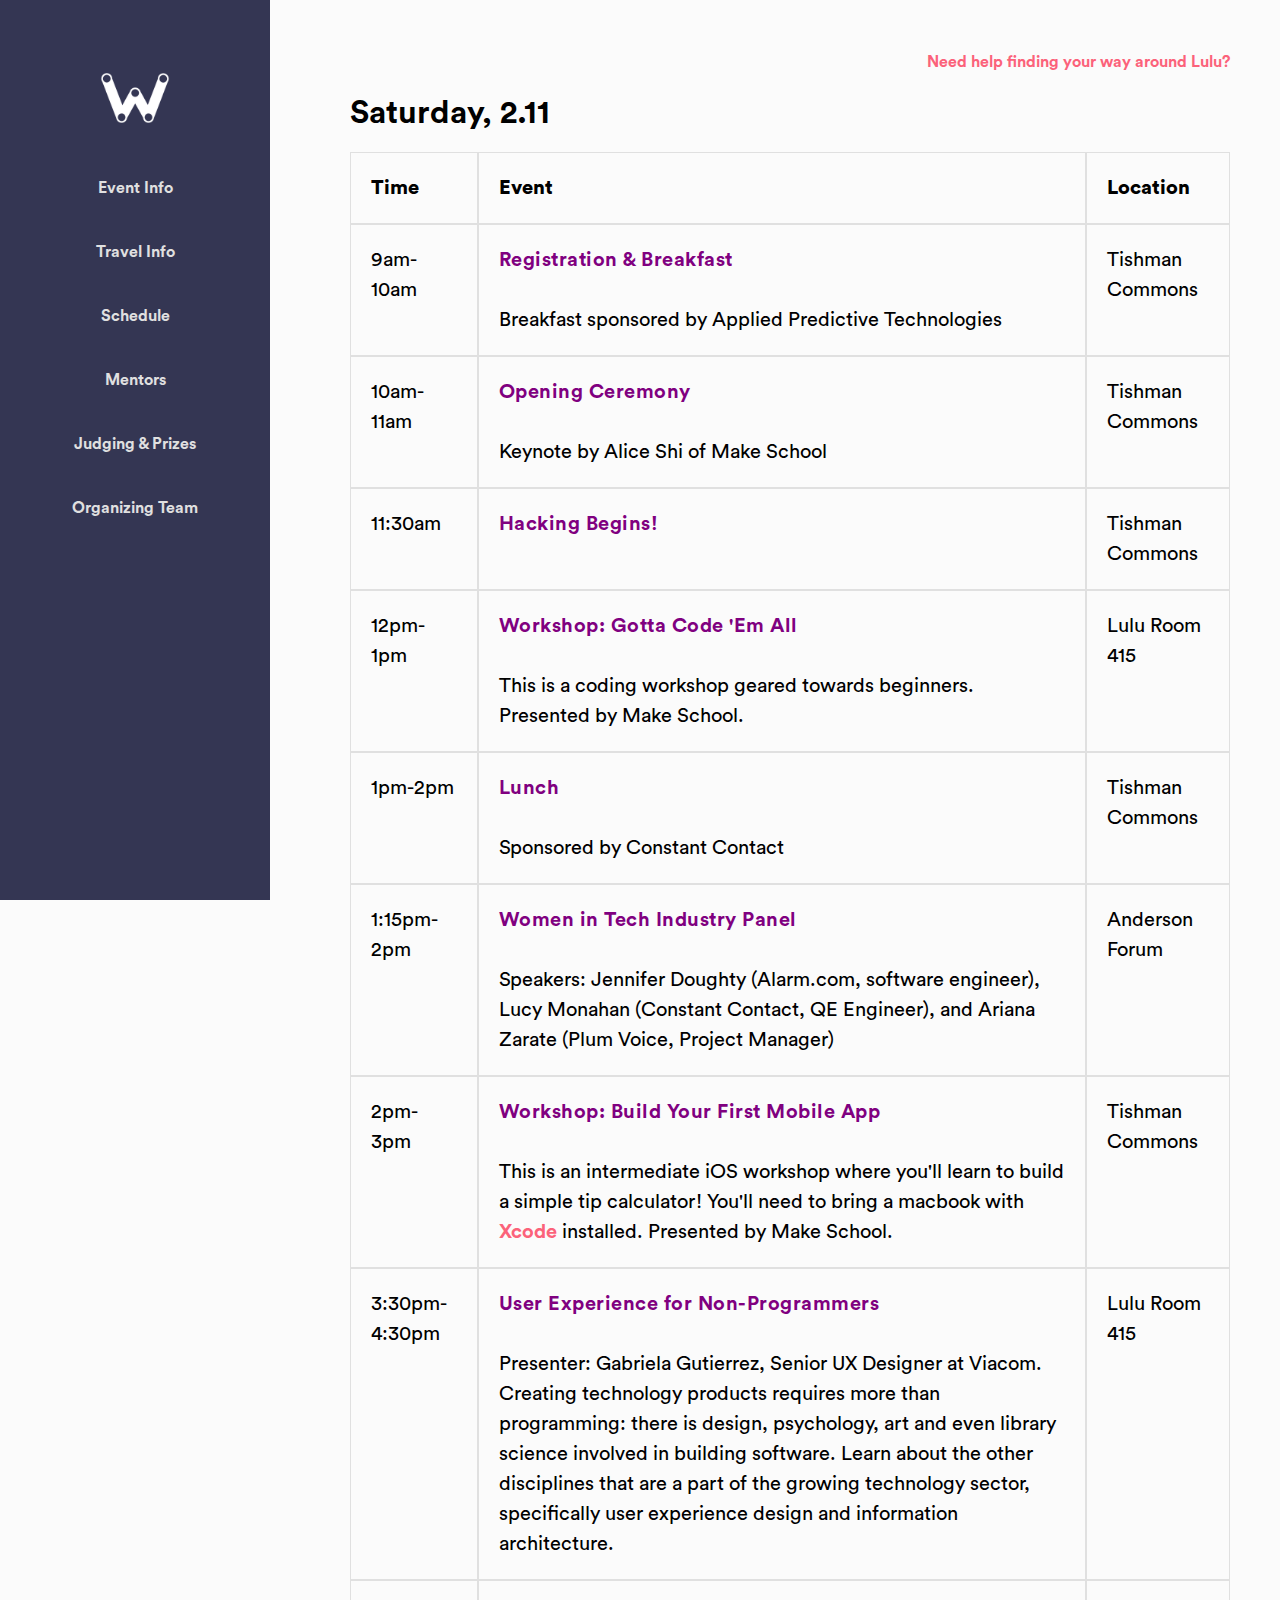
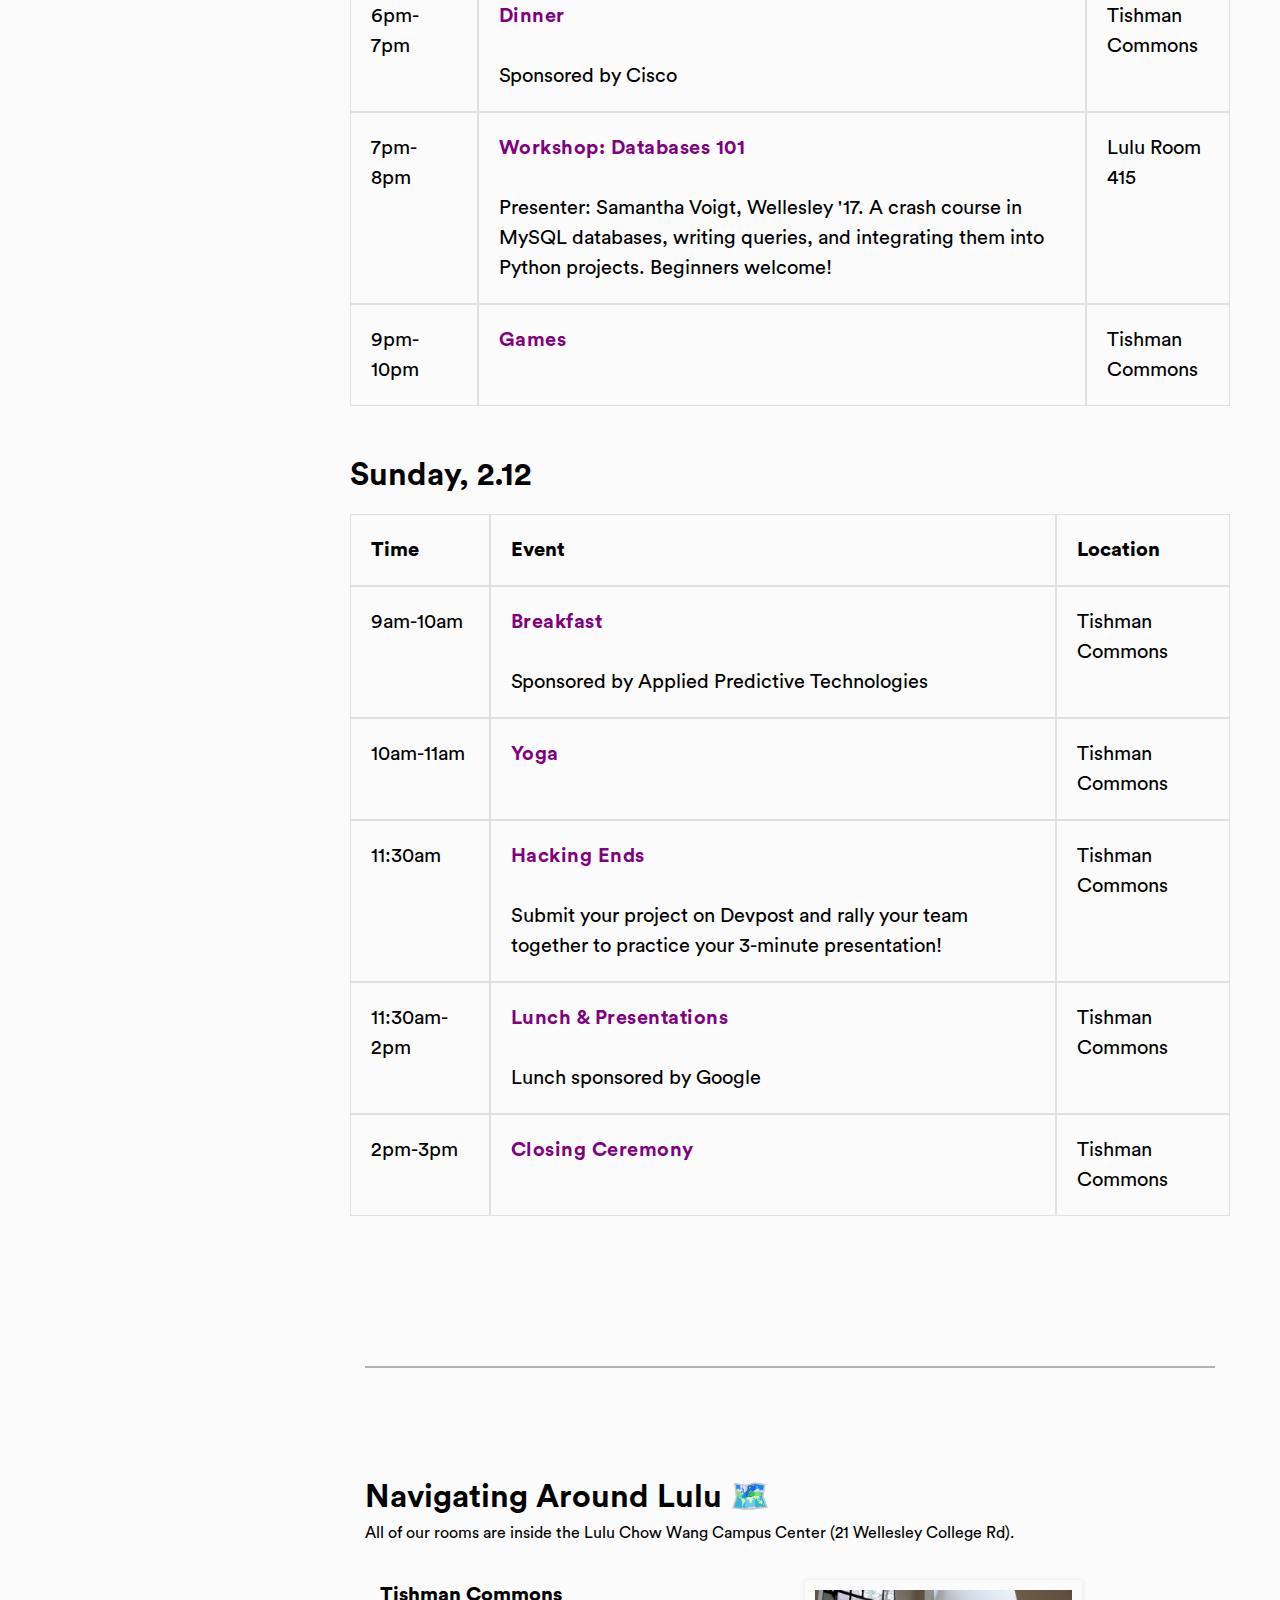
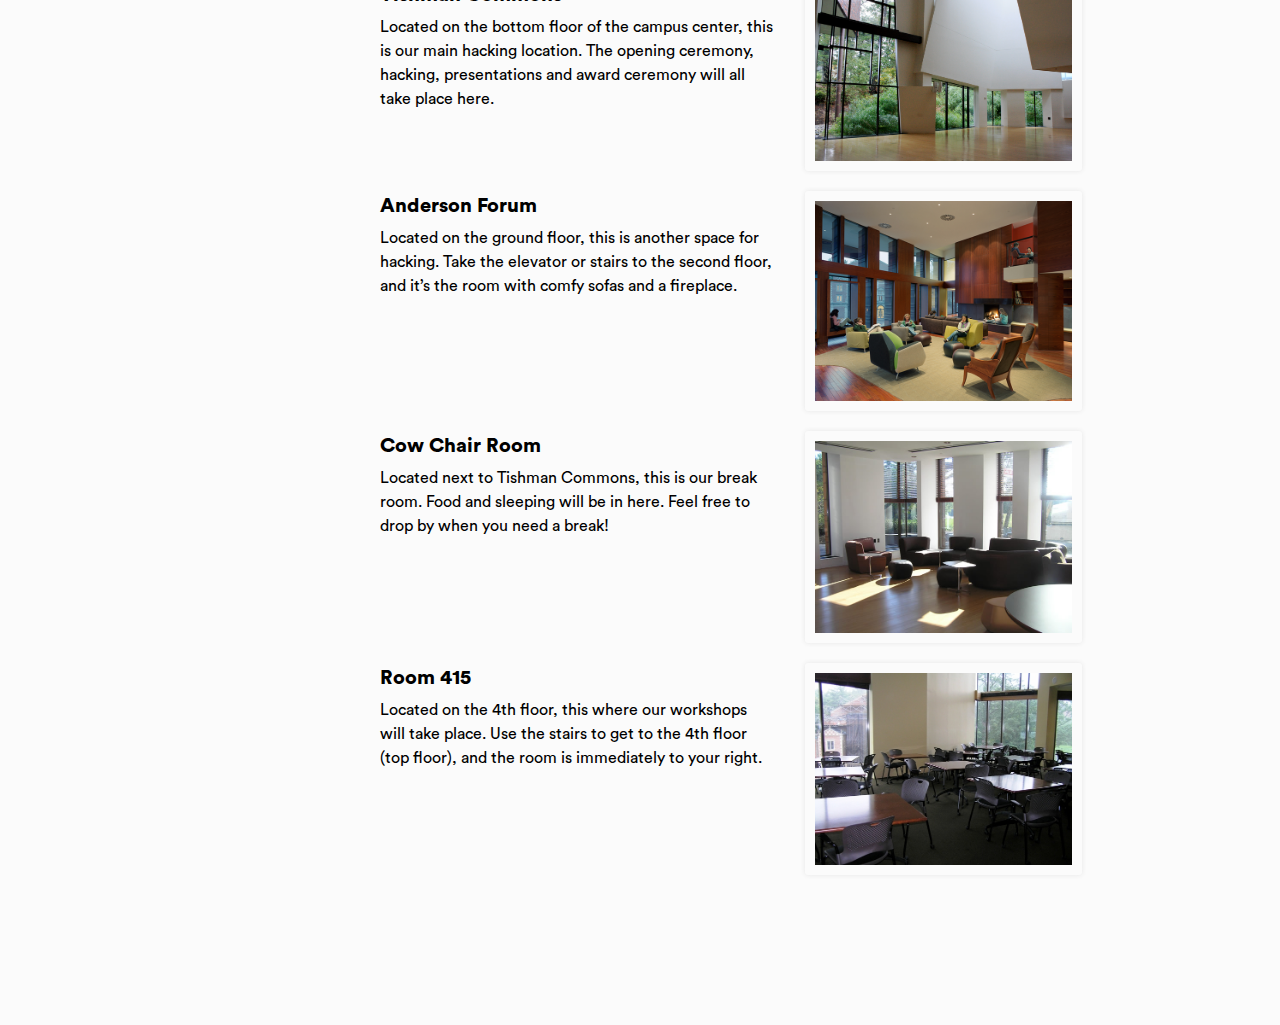
<file: schedule.html>
<!DOCTYPE html>
<html>
	<head>
		<!-- INFO -->
		<title> Day of WHACK </title>
		<link rel="icon" type="image/png" href="img/fav.png">
		<meta name="viewport" content="initial-scale=1.0,minimum-scale=1.0,maximum-scale=1.0" />
		<meta http-equiv="content-type" content="text/html; charset=utf-8" />

		<!-- STYLESHEETS -->
		<link rel="stylesheet" type="text/css" href="css/normalize.css">
		<link rel="stylesheet" type="text/css" href="css/reset.css">
    <link rel="stylesheet" type="text/css" href="css/bootstrap.min.css">
		<link rel="stylesheet" type"text/css" href="https://maxcdn.bootstrapcdn.com/font-awesome/4.7.0/css/font-awesome.min.css">
		<link rel="stylesheet" type="text/css" href="css/style.css">
		<link rel="stylesheet" type="text/css" href="css/page-home.css">
		<link rel="stylesheet" type="text/css" href="css/page-dayof.css">
	</head>

	<body>
		<div class="nav-side-menu">
			<div class="brand">
				<img src="img/logo.png" alt="whack logo" id="logo"></img>
			</div>
			<i class="fa fa-bars fa-2x toggle-btn" data-toggle="collapse" data-target="#menu-content"></i>
			<div class="menu-list">
					<ul id="menu-content" class="menu-content collapse out">
						<li><a href="dayof.html"> Event Info </a></li>
						<li><a href="travel.html"> Travel Info </a></li>
						<li><a href="schedule.html"> Schedule </a></li>
						<li><a href="mentors.html"> Mentors </a></li>
						<li><a href="judging.html"> Judging & Prizes </a></li>
						<li><a href="organizingteam.html"> Organizing Team </a></li>
					</ul>
			</div>
			</div>
			<div class="container" id="main">
				<p style="text-align: right"> <a href="#lulu-navigation"> Need help finding your way around Lulu? </a></p>
				<h3> Saturday, 2.11 </h3>
        <div class="divTableBody">
          <div class="divTableRow">
            <div class="divTableCell"> <strong> Time </strong></div>
            <div class="divTableCell"> <strong> Event </strong></div>
            <div class="divTableCell"> <strong> Location </strong></div>
          </div>
          <div class="divTableRow">
            <div class="divTableCell"> 9am-10am </div>
            <div class="divTableCell"><span class="event-title">Registration & Breakfast</span><br><br> Breakfast sponsored by Applied Predictive Technologies </div>
            <div class="divTableCell"> Tishman Commons </div>
          </div>
					<div class="divTableRow">
            <div class="divTableCell"> 10am-11am </div>
            <div class="divTableCell"> <span class="event-title">Opening Ceremony</span> <br><br> Keynote by Alice Shi of Make School </div>
            <div class="divTableCell"> Tishman Commons </div>
          </div>
					<div class="divTableRow">
            <div class="divTableCell"> 11:30am </div>
            <div class="divTableCell"> <span class="event-title">Hacking Begins!</span></div>
            <div class="divTableCell"> Tishman Commons </div>
          </div>
					<div class="divTableRow">
            <div class="divTableCell"> 12pm-1pm </div>
            <div class="divTableCell"> <span class="event-title">Workshop: Gotta Code 'Em All</span><br><br> This is a coding workshop geared towards beginners. Presented by Make School. </div>
            <div class="divTableCell"> Lulu Room 415 </div>
          </div>
					<div class="divTableRow">
            <div class="divTableCell"> 1pm-2pm</div>
            <div class="divTableCell"> <span class="event-title">Lunch</span> <br><br> Sponsored by Constant Contact </div>
            <div class="divTableCell"> Tishman Commons </div>
          </div>
					<div class="divTableRow">
            <div class="divTableCell"> 1:15pm-2pm </div>
            <div class="divTableCell"> <span class="event-title">Women in Tech Industry Panel</span><br><br> Speakers: Jennifer Doughty (Alarm.com, software engineer), Lucy Monahan (Constant Contact, QE Engineer), and Ariana Zarate (Plum Voice, Project Manager) </div>
            <div class="divTableCell"> Anderson Forum </div>
          </div>
					<div class="divTableRow">
            <div class="divTableCell"> 2pm-3pm </div>
            <div class="divTableCell"> <span class="event-title">Workshop: Build Your First Mobile App</span><br><br> This is an intermediate iOS workshop where you'll learn to build a simple tip calculator! You'll need to bring a macbook with <a href="https://developer.apple.com/xcode">Xcode</a> installed. Presented by Make School. </div>
            <div class="divTableCell"> Tishman Commons </div>
          </div>
					<div class="divTableRow">
            <div class="divTableCell"> 3:30pm-4:30pm </div>
            <div class="divTableCell"> <span class="event-title">User Experience for Non-Programmers</span><br><br> Presenter: Gabriela Gutierrez, Senior UX Designer at Viacom. Creating technology products requires more than programming: there is design, psychology, art and even library science involved in building software. Learn about the other disciplines that are a part of the growing technology sector, specifically user experience design and information architecture.</div>
            <div class="divTableCell"> Lulu Room 415 </div>
          </div>
					<div class="divTableRow">
            <div class="divTableCell"> 6pm-7pm </div>
            <div class="divTableCell"> <span class="event-title">Dinner</span><br><br> Sponsored by Cisco</div>
            <div class="divTableCell"> Tishman Commons </div>
          </div>
					<div class="divTableRow">
            <div class="divTableCell"> 7pm-8pm </div>
            <div class="divTableCell"> <span class="event-title">Workshop: Databases 101 </span><br><br> Presenter: Samantha Voigt, Wellesley '17. A crash course in MySQL databases, writing queries, and integrating them into Python projects. Beginners welcome! </div>
            <div class="divTableCell"> Lulu Room 415 </div>
          </div>
					<div class="divTableRow">
            <div class="divTableCell"> 9pm-10pm </div>
            <div class="divTableCell"> <span class="event-title">Games</span></div>
            <div class="divTableCell"> Tishman Commons </div>
          </div>
        </div>
				<br>
				<h3> Sunday, 2.12 </h3>
        <div class="divTableBody">
          <div class="divTableRow">
            <div class="divTableCell"> <strong> Time </strong></div>
            <div class="divTableCell"> <strong> Event </strong></div>
            <div class="divTableCell"> <strong> Location </strong></div>
          </div>
          <div class="divTableRow">
            <div class="divTableCell"> 9am-10am </div>
            <div class="divTableCell"> <span class="event-title">Breakfast</span> <br><br> Sponsored by Applied Predictive Technologies</div>
            <div class="divTableCell"> Tishman Commons </div>
          </div>
					<div class="divTableRow">
            <div class="divTableCell"> 10am-11am </div>
            <div class="divTableCell"> <span class="event-title">Yoga</span></div>
            <div class="divTableCell"> Tishman Commons </div>
          </div>
					<div class="divTableRow">
            <div class="divTableCell"> 11:30am </div>
            <div class="divTableCell"> <span class="event-title">Hacking Ends</span><br><br> Submit your project on Devpost and rally your team together to practice your 3-minute presentation! </div>
            <div class="divTableCell"> Tishman Commons </div>
          </div>
					<div class="divTableRow">
            <div class="divTableCell"> 11:30am-2pm </div>
            <div class="divTableCell"> <span class="event-title">Lunch & Presentations</span><br><br> Lunch sponsored by Google </div>
            <div class="divTableCell"> Tishman Commons </div>
          </div>
					<div class="divTableRow">
            <div class="divTableCell"> 2pm-3pm </div>
            <div class="divTableCell"> <span class="event-title">Closing Ceremony</span></div>
            <div class="divTableCell"> Tishman Commons </div>
          </div>
        </div>
				<div class="col-sm-12"> <br><br><hr> </div>
				<div class="col-sm-12 text-group" id="lulu-navigation">
					<h3> Navigating Around Lulu 🗺️ </h3>
					<p> All of our rooms are inside the Lulu Chow Wang Campus Center (21 Wellesley College Rd).</p><br>
					<div class="col-sm-12 col-md-6" style="margin-bottom: 20px">
						<p class="room-name"><strong>Tishman Commons </strong><br>
						<p> Located on the bottom floor of the campus center, this is our main hacking location. The opening ceremony, hacking, presentations and award ceremony will all take place here.</p><br>
					</div>
					<div class="col-sm-12 col-md-6" style="margin-bottom: 20px">
						<img class="photo" src="img/dayof/tishman.png" alt="Tishman Commons" style="width: 70%"></img>
					</div>
					<div class="col-sm-12 col-md-6" style="margin-bottom: 20px">
						<p class="room-name"><strong> Anderson Forum </strong><br>
						<p> Located on the ground floor, this is another space for hacking. Take the elevator or stairs to the second floor, and it’s the room with comfy sofas and a fireplace. </p><br>
					</div>
					<div class="col-sm-12 col-md-6" style="margin-bottom: 20px">
						<img class="photo" src="img/dayof/andersonforum.jpg" alt="Anderson Forum" style="width: 70%"></img>
					</div>
					<div class="col-sm-12 col-md-6" style="margin-bottom: 20px">
						<p class="room-name"><strong> Cow Chair Room </strong><br>
						<p> Located next to Tishman Commons, this is our break room. Food and sleeping will be in here. Feel free to drop by when you need a break! </p><br>
					</div>
					<div class="col-sm-12 col-md-6" style="margin-bottom: 20px">
						<img class="photo" src="img/dayof/cowchair.jpg" alt="Cow Chair Room" style="width: 70%"></img>
					</div>
					<div class="col-sm-12 col-md-6" style="margin-bottom: 20px">
						<p class="room-name"><strong> Room 415 </strong><br>
						<p> Located on the 4th floor, this where our workshops will take place. Use the stairs to get to the 4th floor (top floor), and the room is immediately to your right.</p><br>
					</div>
					<div class="col-sm-12 col-md-6" style="margin-bottom: 20px">
						<img class="photo" src="img/dayof/lulu415.jpg" alt="Lulu 415" style="width: 70%"></img>
					</div>
				</div>
			</ul>
		</div>

		<!-- SCRIPTS -->
		<script src="js/jquery.js"> </script>
		<script src="http://maxcdn.bootstrapcdn.com/bootstrap/3.2.0/js/bootstrap.min.js"></script>

 	</body>
</html>
</file>
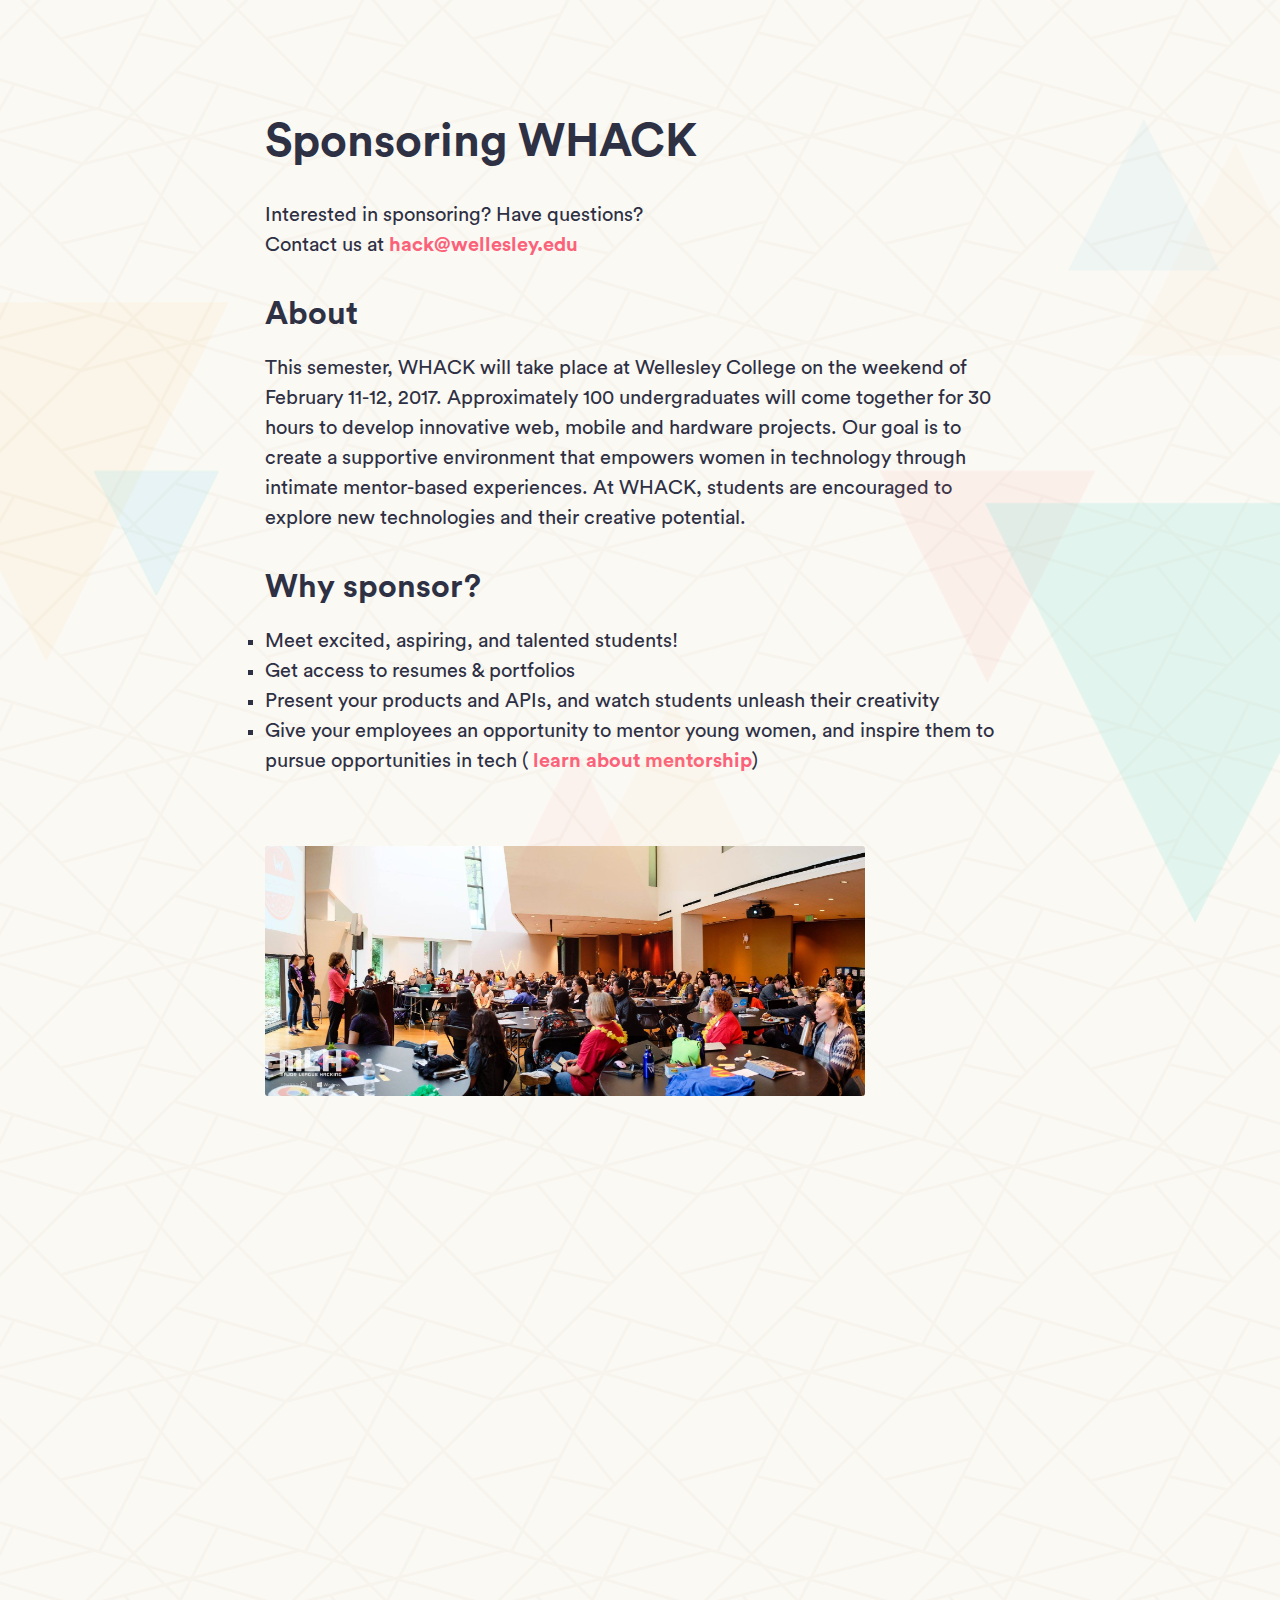
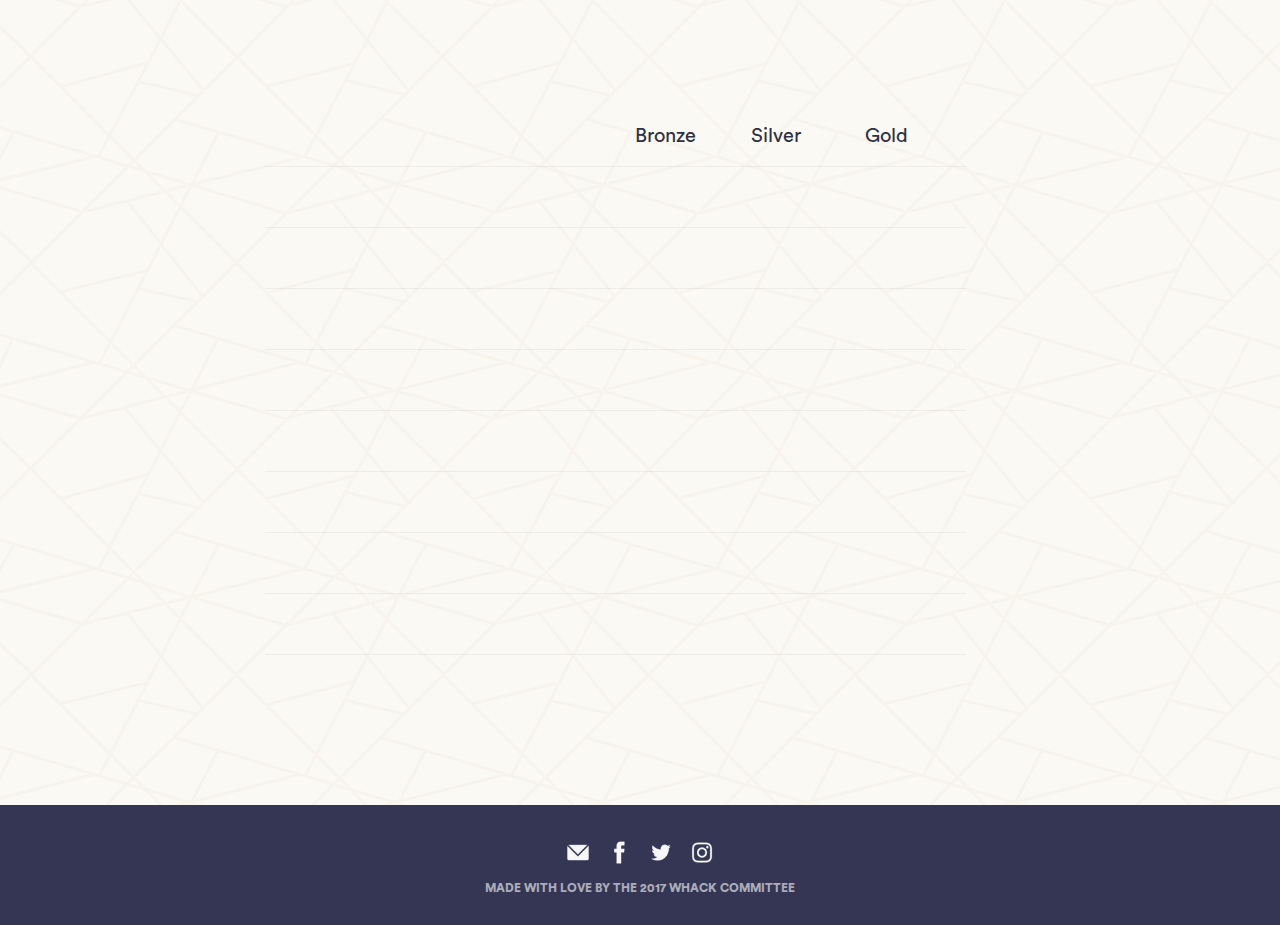
<file: sponsorship.html>
<!DOCTYPE html>
<html>
	<head>
		<!-- INFO -->
		<title>Sponsoring WHACK</title>
		<link rel="icon" type="image/png" href="img/fav.png">
		<meta name="viewport" content="initial-scale=1.0,minimum-scale=1.0,maximum-scale=1.0">
		<meta http-equiv="content-type" content="text/html; charset=utf-8" />

		<!-- STYLESHEETS -->
		<link rel="stylesheet" type="text/css" href="css/normalize.css">
		<link rel="stylesheet" type="text/css" href="css/reset.css">
		<link rel="stylesheet" type="text/css" href="css/style.css">
		<link rel="stylesheet" type="text/css" href="css/animation.css">
		<link rel="stylesheet" type="text/css" href="css/page-sponsorship.css">
	</head>

	<body>
		<img class="shape4" alt="background shapes" src="img/shape4.png">
		<section class="sponsorship">
			<div class="content__text">
				<h3 class="title"> Sponsoring WHACK </h3>
				<p class="description"> Interested in sponsoring? Have questions? <br> Contact us at <a href="mailto:hack@wellesley.edu" style="text-decoration:none"> hack@wellesley.edu </a></p>
				<h3> About </h3>
				<p class="description"> This semester, WHACK will take place at Wellesley College on the weekend of February 11-12, 2017. Approximately 100 undergraduates will come together for 30 hours to develop innovative web, mobile and hardware projects. Our goal is to create a supportive environment that empowers women in technology through intimate mentor-based experiences. At WHACK, students are encouraged to explore new technologies and their creative potential. </p>
				<h3> Why sponsor? </h3>
				<ul style="list-style-type:square">
				  <li> Meet excited, aspiring, and talented students! </li>
				  <li> Get access to resumes & portfolios </li>
					<li> Present your products and APIs, and watch students unleash their creativity </li>
				  <li> Give your employees an opportunity to mentor young women, and inspire them to pursue opportunities in tech (<a href="mentorship.html" style="text-decoration:none"> learn about mentorship</a>)</li>
				</ul>
				<img class="hackathon-photo" class="hideme" src="img/hackathon-photos/venue.jpg" alt="tishman commons">
				<h3 class="hideme"> Sponsorship Tiers </h3>
				<div class='sponsorship-tiers'>
			    <div class="tier hideme bronze-wrapper">
						<h5><span id="bronze"> Bronze: $1k </span></h5>
						<p> or 1 mentor <br> or 1 meal </p>
					</div>
			    <div class="tier hideme silver-wrapper">
						<h5><span id="silver"> Silver: $2k </span></h5>
						<p> or 2 mentors <br> or 2 meals <br> or a combination of the above </p>
					</div>
					<div class="tier hideme gold-wrapper">
						<h5><span id="gold"> Gold: $3k+ </span></h5>
						<p> or 3+ mentors <br> or 3+ meals <br> or a combination of the above </p>
					</div>
				</div>
				<br>
				<h3 class="hideme"> Sponsorship Benefits </h3>
				<table>
				  <thead>
				    <tr>
				      <th></th>
							<th> Bronze </th>
							<th> Silver </th>
				      <th> Gold </th>
				    </tr>
				  </thead>
				  <tbody class="hideme">
						<tr>
							<td class="perk"> Logo on website </td>
							<td class="bronze-perk">✓</td>
							<td class="silver-perk">✓</td>
							<td class="gold-perk">✓</td>
						</tr>
						<tr>
							<td class="perk"> Logo on t-shirt </td>
							<td class="bronze-perk">✓</td>
							<td class="silver-perk">✓</td>
							<td class="gold-perk">✓</td>
						</tr>
						<tr>
							<td class="perk"> Distribute company swag </td>
							<td class="bronze-perk">✓</td>
							<td class="silver-perk">✓</td>
							<td class="gold-perk">✓</td>
						</tr>
						<tr>
						 <td class="perk"> Shoutout at opening & closing </td>
						 <td class="bronze-perk">✓</td>
						 <td class="silver-perk">✓</td>
						 <td class="gold-perk">✓</td>
					 </tr>
					 <tr>
						<td class="perk"> 3 min. company pitch </td>
						<td></td>
						<td class="silver-perk">✓</td>
						<td class="gold-perk">✓</td>
					</tr>
				 	<tr>
					 	<td class="perk"> Get access to resumes </td>
					 	<td></td>
					 	<td class="silver-perk">✓</td>
					 	<td class="gold-perk">✓</td>
				 	</tr>
					<tr>
						<td class="perk"> Host a 1 hour API workshop </td>
						<td></td>
						<td></td>
						<td class="gold-perk">✓</td>
					</tr>
					<tr>
						<td class="perk"> Sponsor prizes and judge </td>
						<td></td>
						<td></td>
						<td class="gold-perk">✓</td>
					</tr>
				  <tbody>
				</table>
			</div>
		</section>

		<footer>
			<div class="icon__container">
				<img class="social__icon" alt="mail" src="img/social-icons/mail.png" border=0>
				<img class="social__icon" alt="facebook" src="img/social-icons/facebook.png" border=0>
				<img class="social__icon" alt="twitter" src="img/social-icons/twitter.png" border=0>
				<img class="social__icon" alt="instagram" src="img/social-icons/instagram.png" border=0>
			</div>
			<h5 class="footer__message"> Made with love by the 2017 whack committee</h5>
		</footer>

		<!-- SCRIPTS -->
		<script src="js/jquery.js"> </script>
		<script src="js/bootstrap.min.js"> </script>
		<script src="js/index.js"> </script>
 	</body>
</html>
</file>
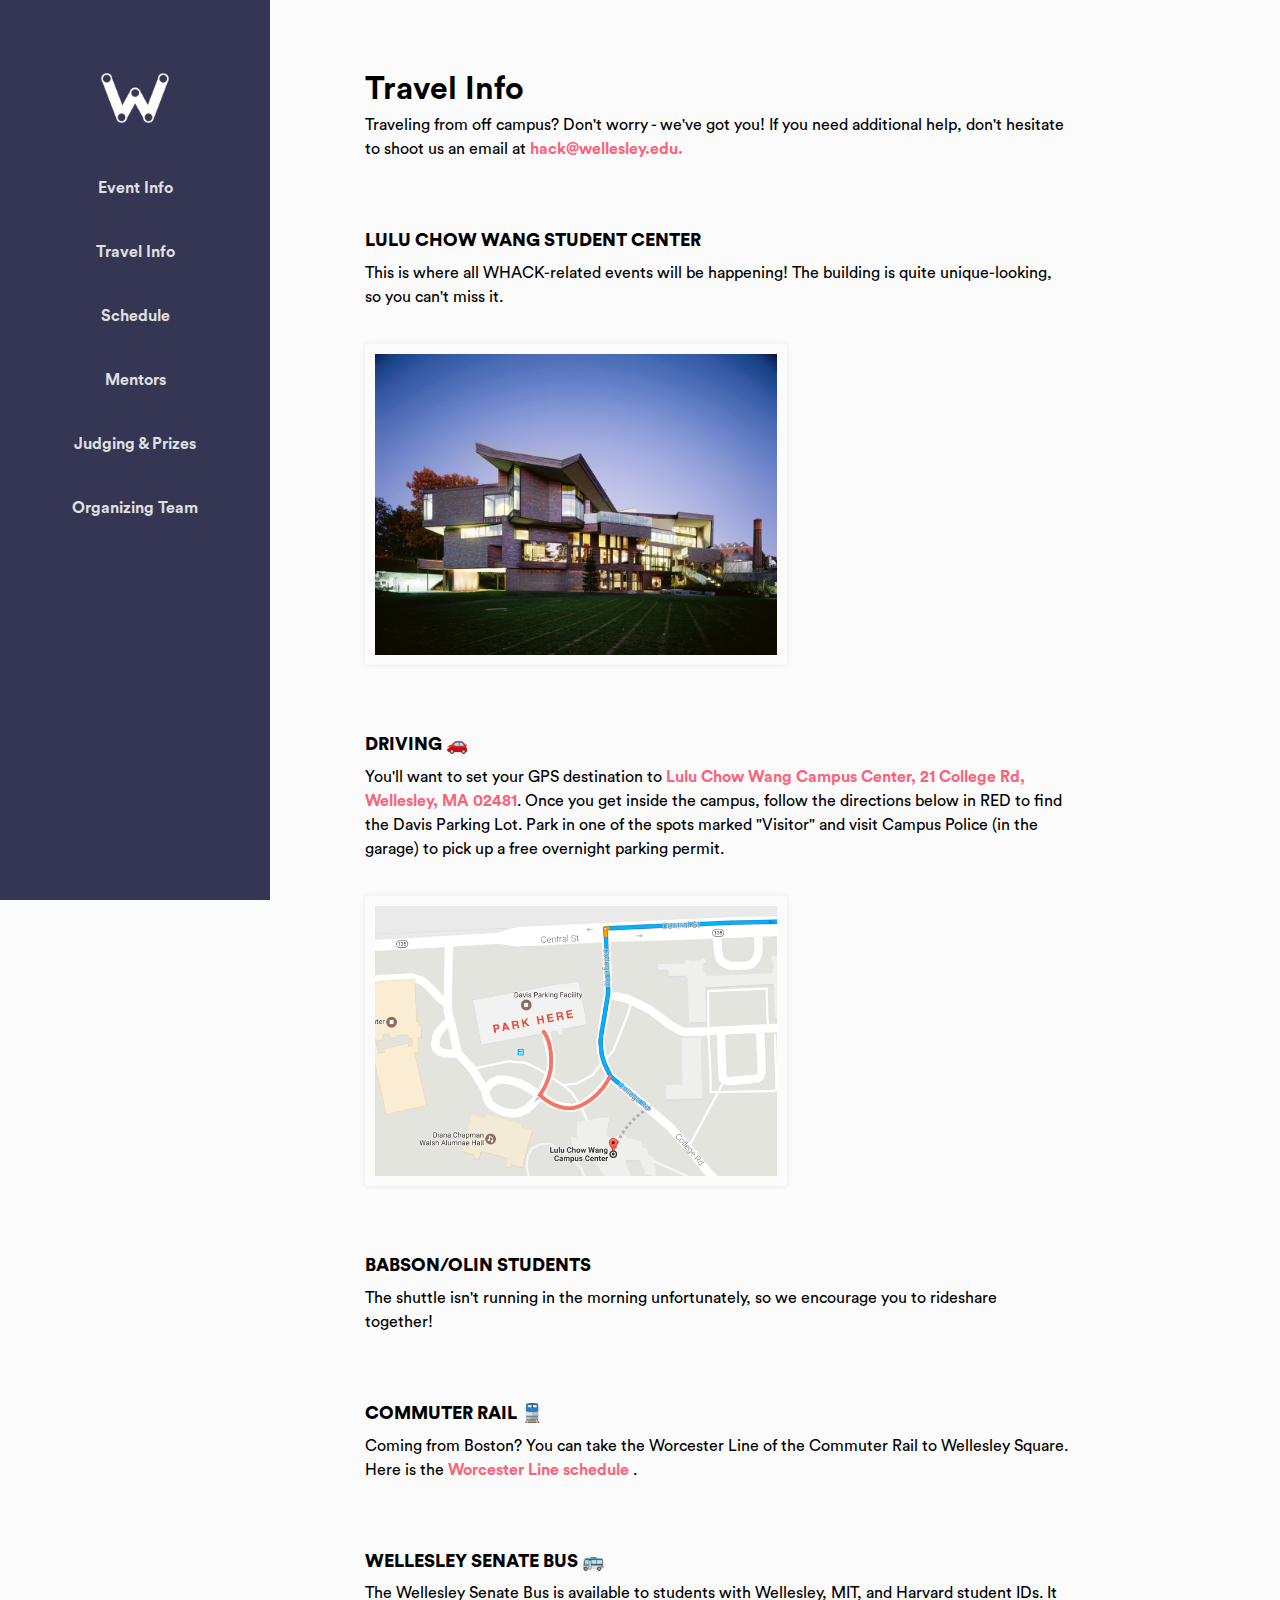
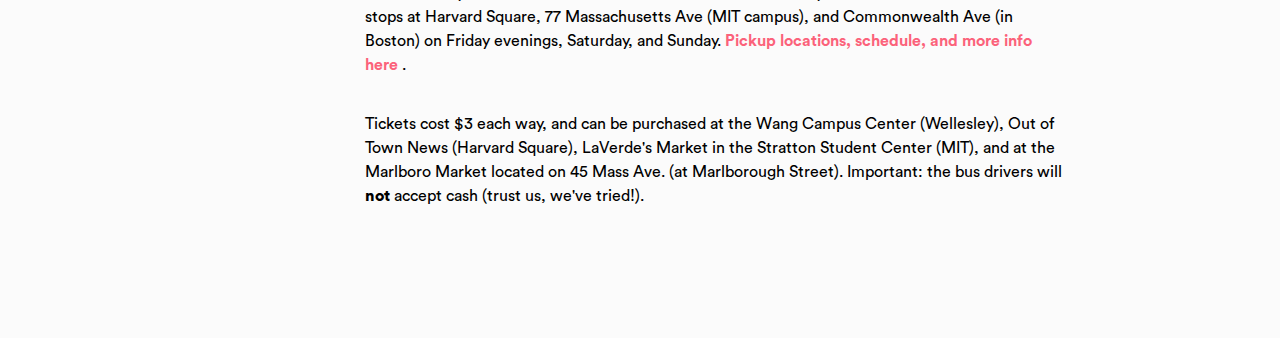
<file: travel.html>
<!DOCTYPE html>
<html>
	<head>
		<!-- INFO -->
		<title> Day of WHACK </title>
		<link rel="icon" type="image/png" href="img/fav.png">
		<meta name="viewport" content="initial-scale=1.0,minimum-scale=1.0,maximum-scale=1.0" />
		<meta http-equiv="content-type" content="text/html; charset=utf-8" />

		<!-- STYLESHEETS -->
		<link rel="stylesheet" type="text/css" href="css/normalize.css">
		<link rel="stylesheet" type="text/css" href="css/reset.css">
    <link rel="stylesheet" type="text/css" href="css/bootstrap.min.css">
		<link rel="stylesheet" type"text/css" href="https://maxcdn.bootstrapcdn.com/font-awesome/4.7.0/css/font-awesome.min.css">
		<link rel="stylesheet" type="text/css" href="css/style.css">
		<link rel="stylesheet" type="text/css" href="css/page-home.css">
		<link rel="stylesheet" type="text/css" href="css/page-dayof.css">
	</head>

	<body>
		<div class="nav-side-menu">
			<div class="brand">
				<img src="img/logo.png" alt="whack logo" id="logo"></img>
			</div>
			<i class="fa fa-bars fa-2x toggle-btn" data-toggle="collapse" data-target="#menu-content"></i>
			<div class="menu-list">
					<ul id="menu-content" class="menu-content collapse out">
						<li><a href="dayof.html"> Event Info </a></li>
						<li><a href="travel.html"> Travel Info </a></li>
						<li><a href="schedule.html"> Schedule </a></li>
						<li><a href="mentors.html"> Mentors </a></li>
						<li><a href="judging.html"> Judging & Prizes </a></li>
						<li><a href="organizingteam.html"> Organizing Team </a></li>
					</ul>
			</div>
			</div>
			<div class="container" id="main">
        <div class="col-sm-10">
          <div class="text-group">
            <h3 style="margin-bottom:0; padding-bottom:0"> Travel Info </h3>
            <p> Traveling from off campus? Don't worry - we've got you! If you need additional help, don't hesitate to shoot us an email at <a href="mailto:hack@wellesley.edu" style="text-decoration:none"> hack@wellesley.edu. </a></p>
          </div>
          <div class="text-group">
            <br><h5> LULU CHOW WANG STUDENT CENTER </h5>
            <p> This is where all WHACK-related events will be happening! The building is quite unique-looking, so you can't miss it. </p><br>
            <img class="photo" src="img/dayof/lulu.jpg" alt="Lulu Chow Wang Campus Center" style="width: 60%"></img>
          </div>
          <div class="text-group">
            <br><h5> DRIVING 🚗 </h5>
            <p> You'll want to set your GPS destination to <a href="https://www.google.com/maps/place/Lulu+Chow+Wang+Campus+Center,+21+College+Rd,+Wellesley,+MA+02481/@42.2943174,-71.3096498,17z/data=!4m5!3m4!1s0x89e386c22f7c4af3:0xa10426fca2298908!8m2!3d42.2945634!4d-71.3089417">Lulu Chow Wang Campus Center, 21 College Rd, Wellesley, MA 02481</a>. Once you get inside the campus, follow the directions below in RED to find the Davis Parking Lot. Park in one of the spots marked "Visitor" and visit Campus Police (in the garage) to pick up a free overnight parking permit. </p><br>
            <img class="photo" src="img/dayof/parking.png" alt="Davis Parking Lot directions" style="width: 60%"></img>
          </div>
					<div class="text-group">
            <br><h5> Babson/Olin Students </h5>
            <p> The shuttle isn't running in the morning unfortunately, so we encourage you to rideshare together! </p>
          </div>
					<div class="text-group">
            <br><h5> Commuter Rail 🚆 </h5>
            <p> Coming from Boston? You can take the Worcester Line of the Commuter Rail to Wellesley Square. Here is the <a href="http://mbta.com/schedules_and_maps/rail/lines/?route=WORCSTER&direction=O"> Worcester Line schedule </a>.</p>
          </div>
          <div class="text-group">
            <br><h5> WELLESLEY SENATE BUS 🚌 </h5>
            <p> The Wellesley Senate Bus is available to students with Wellesley, MIT, and Harvard student IDs. It stops at Harvard Square, 77 Massachusetts Ave (MIT campus), and Commonwealth Ave (in Boston) on Friday evenings, Saturday, and Sunday. <a href="http://www.wellesley.edu/housingtransp/transportation/shuttlebuses#AVTEJkQVA322OMEz.97"> Pickup locations, schedule, and more info here </a>.</p><br>
            <p> Tickets cost $3 each way, and can be purchased at the Wang Campus Center (Wellesley), Out of Town News (Harvard Square), LaVerde's Market in the Stratton Student Center (MIT), and at the Marlboro Market located on 45 Mass Ave. (at Marlborough Street). Important: the bus drivers will <strong> not </strong> accept cash (trust us, we've tried!).</p>
          </div>
        </div>
		</div>

		<!-- SCRIPTS -->
		<script src="js/jquery.js"> </script>
		<script src="http://maxcdn.bootstrapcdn.com/bootstrap/3.2.0/js/bootstrap.min.js"></script>

 	</body>
</html>
</file>
<file: css/style.css>
@font-face {
  font-family: 'Circular';
  src: url("CircularStd-Book.otf") format("opentype");
  font-weight: 400;
}

@font-face {
  font-family: 'Circular';
  src: url("CircularStd-Bold.otf") format("opentype");
  font-weight: 600;
}

@font-face {
  font-family: 'Circular';
  src: url("CircularStd-Black.otf") format("opentype");
  font-weight: 700;
}

html {
	height: 100%;
  overflow-x: hidden;
}

body {
  background: #343653;
	position: relative;
	font-family: "Circular", "helvetica", sans-serif;
	font-style: normal;
	line-height: 1.5;
	font-size: 20px;
	color: #FFFFFF;
	text-rendering: optimizeLegibility;
	-webkit-font-smoothing: antialiased;
	-moz-osx-font-smoothing: grayscale;
	-moz-font-feature-settings: "liga" on;
	overflow-x: hidden;
}

a {
  color: #FB627A;
  font-weight: 600;
}

a:hover {
  color: #FB627A;
  text-decoration: none;
}

.content__section4 a {
  color: #FF8B89;
}

h1 {
  font-size: 90px;
  font-weight: 700;
  letter-spacing: 1px;
  line-height: 108px;
  text-transform: uppercase;
}

h2 {
  font-size: 72px;
  font-weight: 700;
  line-height: 1.2;
  margin-bottom: 20px;
  text-transform: uppercase;
}

h3 {
	font-size: 32px;
	font-weight: 600;
  margin: 15px 0;
	line-height: 1.5;
}

h4 {
	font-size: 24px;
	font-weight: 400;
	margin-bottom: 20px;
	line-height: 1.5;
	padding-top: 10px;
}

h5 {
  font-size: 16px;
  font-weight: 800;
  text-transform: uppercase;
  margin-bottom: 30px;
  color: rgba(255, 255, 255, 0.6);
}

p {
	font-size: 16px;
	line-height: 1.5;
	font-weight: 400;
	margin-bottom: 20px;
	color: rgba(255, 255, 255, 0.8);
}

button {
  display: inline-block;
  border: none;
  letter-spacing: 1px;
  text-transform: uppercase;
  font-size: 14px;
  font-weight: 700;
  padding: 11px 30px;
  color: #FFFFFF;
  background-color: #FB627A;
  border-radius: 2px;
  margin: 10px 0;
}

.content__text {
  width: 750px;
  margin: auto;
  text-align: left;
}

.description {
	font-size: 20px;
	margin-bottom: 30px;
	color: #E4E5EA;
	padding-top: 0;
}

.title {
  font-size: 2.3em;
  line-height: 1.2;
  padding-bottom: 15px;
}


hr {
  border-top: 1px solid #B2B2B2;
  border-bottom: 1px solid #B2B2B2;
  margin-top: 10vh;
  margin-bottom: 10vh;
}

img {
  pointer-events: none; /* disable dragging images */
}


/* BACKGROUND SHAPES */

.shape1, .shape2, .shape3, .shape4 {
  position:absolute;
  width:100%;
  z-index: 1;
}

.shape1, .shape4 {
  -ms-transform: translate(0px, 80px);
  -webkit-transform: translate(0px, 80px);
  transform: translate(0px, 80px);
}

.shape2 {
  width: 13%;
  -ms-transform: translate(20px, 50px);
  -webkit-transform: translate(20px, 50px);
  transform: translate(20px, 50px);
}

.shape3 {
  width: 14%;
  -ms-transform: translate(83vw, 50px);
  -webkit-transform: translate(83vw, 50px);
  transform: translate(83vw, 50px);
}


@media only screen and (max-width:750px){
  .shape1, .shape2, .shape3, .shape4 {
    width: inherit;
  }
}


/* FOOTER */

footer {
  background-color: #343653;
  text-align: center;
  padding: 20px 0 10px 0;
  margin-bottom: 0;
}

.footer__message {
  line-height: 1.5;
  font-size: 12px;
  margin-bottom: 2vh;
}

.logo__image {
  max-height: 85px;
  margin: auto;
  padding-bottom: 15px;
  -ms-transform: translate(-5px, 0px);
  -webkit-transform: translate(-5px, 0px);
  transform: translate(-5px, 0px);
}


/* SOCIAL ICONS */

.icon__container {
  margin-top: 10px;
}

.social__icon {
  height: 35px;
  width: auto;
}


/* RESPONSIVENESS */

@media all and (max-width: 980px) {
	h1 {
    font-size: 72px;
    line-height: 80px;
	}

	h2 {
		font-size: 60px;
		margin-bottom: 10px;
	}

	h5 {
    font-size: 16px;
    margin-bottom: 10px;
	}

	h3 {
    font-size: 28px;
    margin-bottom: 10px;
	}

	h4 {
    font-size: 20px;
    margin-bottom: 10px;
	}

	p, li, th, td {
    font-size: 16px;
	}

	button {
    font-size: 12px;
    padding: 7px 25px;
	}

	.description {
    font-size: 16px;
    margin-bottom: 20px;
	}

  .content__text {
    width: 80vw;
  }

	.footer {
		padding-top: 20px;
	}
}


@media all and (max-width: 600px) {
	h1 {
    font-size: 40px;
    line-height: 50px;
	}

	h2 {
		font-size: 36px;
	}

  .title {
    font-size: 1.8em;
  }
}
</file>
<file: css/page-home.css>
/* CONTENT SECTIONS */

.content__section2, .content__section6, .content__section4 {
  padding: 25vh 6vh 25vh 6vh;
}

.content__section1, .content__section3, .content__section5 {
  padding: 18vh 6vh 18vh 6vh;
  background-color: #3A3F5E;
  position: relative;
}

.content__section2, .content__section6 {
  background-image: url(../img/pattern4.png);
  color: #2E3044;
  z-index: -1;
}

.content__section1:before, .content__section3:before, .content__section5:before {
  content: '';
  position: absolute;
  left: 0;
  top: -30px;
  width: 100%;
  height: 80px;
  background: #3A3F5E;
  -webkit-transform: skewY(2.5deg);
  -moz-transform: skewY(2.5deg);
  -ms-transform: skewY(2.5deg);
  -o-transform: skewY(2.5deg);
  transform: skewY(2.5deg);
  -webkit-backface-visibility: hidden;
}

.content__section1:after, .content__section3:after, .content__section5:after {
  content: '';
  position: absolute;
  left: 0;
  bottom: -30px;
  width: 100%;
  height: 80px;
  background: #3A3F5E;
  -webkit-transform: skewY(2.5deg);
  -moz-transform: skewY(2.5deg);
  -ms-transform: skewY(2.5deg);
  -o-transform: skewY(2.5deg);
  transform: skewY(2.5deg);
  -webkit-backface-visibility: hidden;
}


/* NAVIGATION BAR */

.navbar {
  padding-top: 2px;
  background-color: rgba(67, 71, 102, 0.9);
}

.navbar-header {
  width: 70px;
}

#nav__logo {
  margin-top: 5px;
  padding-bottom: 0;
}

.navbar a {
  color: rgba(250, 250, 250, 0.8);
  font-size: 0.9em;
}

.navbar-custom .nav li a:hover {
  background-color: transparent;
  color: white;
}


/* COVER */

.cover {
  margin-top: 12vh;
  height: 100vh;
}

.cover__container {
  max-width: 1080px;
  margin: 0 auto;
  text-align: center;
}

.background {
	background-image: url(../img/pattern3.png);
	height: 100%;
	width: 100%;
	position: absolute;
	z-index: -1;
}

.cover__headline {
  margin-bottom: 30px;
}

.cover__intro {
  max-width: 600px;
  margin: 0 auto;
  font-size: 20px;
  margin-bottom: 30px;
  color: #E4E5EA;
  padding-top: 0;
}


/* STORIES */

.story {
  display: inline-block;
  min-width: 300px;
  vertical-align: top;
}

.story {
  -ms-transform: translate(0px, -80px);
  -webkit-transform: translate(0px, -80px);
  transform: translate(0px, -80px);
}

.story p {
  color: #2E3044;
  margin-bottom: 0px;
  -ms-transform: translate(0px, 100px);
  -webkit-transform: translate(0px, 100px);
  transform: translate(0px, 100px);
}

p.school {
  margin-bottom: 10px;
  font-size: 0.9em;
  font-weight: 600;
}

p.name {
  font-size: 1.3em;
  font-weight: 600;
}

#story1, #story2, #story3 {
  padding: 0px 50px;
  width: 60%;
  display: inline-block;
}

img.story__photo {
  max-height: 250px;
  border: 10px solid white;
  border-bottom: 50px solid white;
  -webkit-transition: -webkit-transform .15s linear;
  -webkit-box-shadow: 0 3px 6px rgba(0,0,0,.20);
  -moz-box-shadow: 0 3px 6px rgba(0,0,0,.20);
}

.pic3 {
  -ms-transform: translate(0px, -75px);
  -webkit-transform: translate(0px, -75px);
  transform: translate(0px, -75px);
}




/* FAQ */

.faq-row {
  width: 49%;
  min-width: 300px;
  padding-right: 20px;
  display: inline-block;
  vertical-align: top;
  padding-top: 3vh;
}

.faq-card {
  margin-bottom: 30px;
  border: 2px solid #CAC5BE;
  border-radius: 5px;
  color: #E4E5EA;
  text-align: left;
  padding: 40px 30px;
  width: 100%;
}

.card-title {
  color: white;
  font-size: 1em;
  line-height: 1.5;
  margin-bottom: 25px;
  font-weight: bold;
}

.card-body {
  font-size: 0.8em;
  line-height: 1.7;
  font-weight: 400;
}


/* SPONSORS */

h4.sponsors {
  color: #2E3044;
}

.gold__sponsors {
  max-width: 250px;
  max-height: 140px;
  padding: 20px;
}

.silver__sponsors {
  max-width: 220px;
  max-height: 100px;
  padding: 18px;
}

.bronze__sponsors {
  max-width: 200px;
  max-height: 70px;
  padding: 15px;
}

.past__sponsors {
  opacity: 0.3;
}

.partners {
  height: 90px;
  width: auto;
  padding: 18px;
}


/* SCHEDULE */

.day {
  display: inline-block;
  min-width: 49%;
  margin: 0 auto;
  text-align: center;
}

.day__name {
  font-size: 1.4em;
  text-align: center;
  padding: 20px 0;
}

.day__name span {
  background-color: #FB627A;
  padding: 5px 10px;
}

#saturday {
  margin-left: 15px;
}

.event {
  height: 82px;
  margin: 0 auto;
  text-align: center;
  padding-bottom: 20px;
}

.time {
  color: rgba(255, 255, 255, 0.8);
  text-align: left;
  font-weight: 600;
  font-size: 20px;
  position: absolute;
  width: 120px;
}

.details {
  width: 300px;
  float: left;
  padding-bottom: 20px;
  padding-left: 70px;
}

.event__title, .event__msg {
  float: left;
  width: 300px;
  text-align: left;
  margin-left: 35px;
}

.event__title {
  font-weight: 800;
  font-size: 20px;
}

.event__msg {
  color: rgba(255, 255, 255, 0.8);
  font-size: 14px;
  padding-bottom: 11px;
}


/* JOIN US */

.get__involved {
  display: inline-block;
  padding-right: 40px;
  width: 49%;
  min-width: 300px;
  vertical-align: top;
}

.get__involved h4 {
  font-size: 0.9em;
}

.get__involved button {
  margin-top: 0;
  margin-bottom: 30px;
}

button.outline {
  background-color: transparent;
}

button.outline.coral {
  border: 2px solid #FB627A;
}

button.outline.turquoise {
  border: 2px solid #07CEC0;
}

button.outline.yellow {
  border: 2px solid #FFCE80;
}

button.outline.blue {
  border: 2px solid #37BDEF;
}


/* RESPONSIVE */

@media all and (max-width: 980px) {
  .cover__intro {
    font-size: 16px;
    margin-bottom: 20px;
  }

  .cover {
    height: 90vh;
    padding: 0 30px 0 30px;
  }

	.cover_container {
    width: 80vh;
		padding: 0 20px;
	}

	.cover__headline {
    margin-bottom: 20px;
	}

  #story1, #story2, #story3 {
    padding: 0;
    margin-top: 30px;
  }

  .pic3 {
    -ms-transform: translate(0px, -20px);
    -webkit-transform: translate(0px, -20px);
    transform: translate(0px, -20px);
  }
}

@media all and (max-width: 600px) {
  .navbar {
    display: none;
  }

	.cover__headline {
    margin-bottom: 10px;
	}

  .story {
    -ms-transform: translate(0px, 0px);
    -webkit-transform: translate(0px, 0px);
    transform: translate(0px, 0px);
  }

  .story p {
    width: 85%;
    -ms-transform: translate(0px, 0px);
    -webkit-transform: translate(0px, 0px);
    transform: translate(0px, 0px);
  }

  .pic2, .pic3 {
    margin-top: 60px;
  }

  .pic3 {
    -ms-transform: translate(0px, 0px);
    -webkit-transform: translate(0px, 0px);
    transform: translate(0px, 0px);
  }

  #story1, #story2, #story3 {
    width: 100%;
  }
}

@media screen and (min-width: 300px) {
    #cover__logo {
      display: inline;
    }
}

@media screen and (min-width: 600px) {
    #cover__logo {
        visibility: hidden;
    }

    .day#sunday__container {
      -ms-transform: translate(70px, 0px);
      -webkit-transform: translate(70px, 0px);
      transform: translate(70px, 0px);
    }
}
</file>
<file: css/page-dayof.css>
body {
  margin: 0px;
  padding-bottom: 100px;
  background-color: #FBFBFB; /* light gray */
}

h5, p {
  color: black;
  text-align:left;
}

h5 {
  margin-bottom: 10px;
  font-size: 0.9em;
}

p {
  margin-bottom: 5px;
}

ul li {
  font-size: 0.8em;
}

.text-group {
  margin-bottom: 30px;
}

.text-group h3 {
  margin-bottom: 0;
  padding-bottom: 0;
}

#logo {
  width:28%;
  margin-top: 60px;
  margin-bottom: 20px;
}

#main {
  color: black;
}

.nav-side-menu {
  overflow: auto;
  background-color: #343653; /* violet */
  position: fixed;
  top: 0px;
  width: 270px;
  height: 100%;
}

.nav-side-menu .brand {
  line-height: 50px;
  display: block;
  text-align: center;
}

.nav-side-menu .toggle-btn {
  display: none;
}

.nav-side-menu li {
  padding: 20px;
  text-align: center;
}

.nav-side-menu li a {
  text-decoration: none;
  color: #E0E0E0; /* light gray */
}

.nav-side-menu li:hover {
  background-color: #282942; /* darker violet */
  color: white;
  -webkit-transition: all 1s ease;
  -moz-transition: all 1s ease;
  -o-transition: all 1s ease;
  -ms-transition: all 1s ease;
  transition: all 1s ease;
}

img.photo {
  box-shadow: 0px 0px 5px #E6E6E6;
  padding: 10px;
  border-radius: 3px;
}

/* dayof.html */
.social {
  background-color: #FFF2DD;
  border-radius: 5px;
  padding: 20px 10px;
  margin: 0 40px 20px 0;
}

.social p {
  text-align: center;
}

/* schedule.html */
.day {
  width: 100%;
  margin-bottom: 5%;
}

.day h3 {
  text-align: left;
  padding-bottom: 20px;
}

.event__msg, .time {
  color: black;
}

.event-title {
  color: purple;
  font-weight: 600;
  letter-spacing: 0.5px;
}

.event {
  margin-bottom: 30px;
  text-align: left;
  display: block;
}

.details {
  width: 80%;
  padding-left: 0;
}

.event__title {
  width: 100%;
  font-size: 1em;
  font-weight: 600;
  letter-spacing: 0.05em;
  color: purple;
  margin-left: 0;
}

.event__location {
  font-size: 0.9em;
  margin-bottom: 15px;
}

#lulu-navigation p.room-name {
  font-size: 1em;
}

/* mentors.html */
.divTable{
	display: table;
	width: 85%;
}
.divTableRow {
	display: table-row;
}
.divTableHeading {
	display: table-header-group;
}
.divTableCell, .divTableHead {
	border: 1px solid #E0E0E0;
	display: table-cell;
}

.divTableCell {
  padding: 20px;
}

/* prizes */
.prize-category {
  border: 2px solid #37BDEF;
  border-radius: 5px;
  padding: 35px 20px 50px 20px;
  margin: 0 40px 40px 0;
}

.prize-category h5 {
  text-align: center;
  margin-bottom: 25px;
}

/* organizing team */
.team_member {
  border-radius: 3px;
  padding: 50px;
  margin: 25px 50px 25px 0;
  box-shadow: 0px 0px 5px #C8C8C8;
}

.team_member p {
  text-align: center;
}

.teammember_photo {
  margin-left: 20%;
  width: 60%;
  padding-bottom: 30px;
}

.teammember_about {
  display: none;
}


/* Responsiveness */
@media all and (max-width: 641px) {
  .date {
    width: 100%;
    border-bottom: 1px solid #ccc;
    margin-bottom: 10px;
  }

  .events {
    border:none;
    width: 100%;
    margin-top: 0;
  }

  .events-detail {
    padding: 0;
  }

  li.date p {
    margin:0;
  }
}

@media (min-width: 767px) {
  .nav-side-menu .menu-list .menu-content {
    display: block;
  }

  #main {
  	width:calc(100% - 300px);
  	float: right;
    padding: 50px 50px 0 50px;
  }
}

@media (max-width: 767px) {
  #logo {
    width: 15%;
    margin-top: 10px;
    margin-bottom: 10px;
  }

  .nav-side-menu {
    position: relative;
    width: 100%;
    margin-bottom: 10px;
  }

  .nav-side-menu .toggle-btn {
    display: block;
    position: absolute;
    right: 15px;
    top: 15px;
    z-index: 10 !important;
    padding: 3px;
    background-color: #343653;
    color: #E0E0E0;
    text-align: center;
  }

  .brand {
    text-align: left !important;
    font-size: 22px;
    padding-left: 20px;
    line-height: 50px !important;
  }
}
</file>
<file: css/page-sponsorship.css>
/* SPONSORSHIP & MENTORSHIP PAGES */

section.sponsorship {
  background-image: url(../img/pattern2.png);
  background-color: white;
  color: #2E3044;
  padding: 100px 0px 150px 0;
}

.navbar {
  margin-bottom: 0;
  background-color: #5C6081;
}

.hackathon-photo {
  width: 80%;
  border-radius: 3px;
  margin: 70px 0px;
}

p.description {
  color: #2E3044;
}

th, td {
  padding: 15px 50px 15px 0;
  text-align: center;
}

th.perk, td.perk {
  text-align: left;
}

table {
    border-collapse: collapse;
}

table, th, td {
    border-bottom: 1px solid rgba(0, 0, 0, 0.05);
}


.sponsorship-tiers h5 {
  font-size: 1em;
  font-weight: 700;
  letter-spacing: 0.5px;
  text-align: center;
}

.tier {
  margin-top: 5vh;
  margin-bottom: 15vh;
  width: 27%;
  float: left;
  height: 100px;
  margin-right: 35px;
}

.tier p {
  color: #2E3044;
  font-size: 0.9em;
  padding-left: 35px;
  padding-right: 25px;
}

span {
  color: white;
  padding: 8px 20px;
}

.bronze-wrapper {
  background-color: rgba(55, 189, 239, 0.17);
  padding-bottom: 40px;
}

#bronze {
  background-color: rgba(55, 189, 239, 1);
}

.silver-wrapper {
  background-color: rgba(7, 206, 194, 0.17);
  padding-bottom: 90px;
}

#silver {
  background-color: rgba(7, 206, 194, 1);
}

.gold-wrapper {
  background-color: rgba(255, 201, 115, 0.17);
  padding-bottom: 110px;
}

#gold {
  background-color: rgba(255, 201, 115, 1);
}

td {
  text-align: right;
  width: 60px;
  font-weight: 600;
}

td.perk {
  width: 25vw;
  font-weight: 500;
}

td.bronze-perk {
  background-color: rgba(55, 189, 239, 0.2);
}

td.silver-perk {
  background-color: rgba(7, 206, 194, 0.25);
}

td.gold-perk {
  background-color: rgba(255, 201, 115, 0.25);
}

/* mobile */
@media screen and (max-width: 500px) {
  .sponsorship-tiers {
    font-size: 0.85em;
  }

  .sponsorship-tiers {
    margin-bottom: 88vh;
  }

  .tier {
    margin-bottom: 2vh;
    width: 100%;
  }

  .tier p {
    padding-top: 10px;
    padding-left: 25px;
  }

  .bronze-wrapper {
    padding-bottom: 1vh;
  }

  .silver-wrapper {
    padding-bottom: 5vh;
  }

  .gold-wrapper {
    padding-bottom: 9vh;
  }
}
</file>
<file: css/animation.css>
@-ms-keyframes wiggle {
  0% {
    -ms-transform: rotate(2deg);
  }
  50% {
    -ms-transform: rotate(-2deg);
  }
  100% {
    -ms-transform: rotate(2deg);
  }
}

@-moz-keyframes wiggle {
  0% {
    -moz-transform: rotate(2deg);
  }
  50% {
    -moz-transform: rotate(-2deg);
  }
  100% {
    -moz-transform: rotate(2deg);
  }
}

@-webkit-keyframes wiggle {
  0% {
    -webkit-transform: rotate(2deg);
  }
  50% {
    -webkit-transform: rotate(-2deg);
  }
  100% {
    -webkit-transform: rotate(2deg);
  }
}

@keyframes wiggle {
  0% {
    transform: rotate(2deg);
  }
  50% {
    transform: rotate(-2deg);
  }
  100% {
    transform: rotate(2deg);
  }
}

.wiggle-me:hover {
  -ms-animation: wiggle .4s 2;
  -moz-animation: wiggle .4s 2;
  -webkit-animation: wiggle .4s 2;
  animation: wiggle .4s 2;
}

.hideme {
  opacity: 0;
}
</file>
